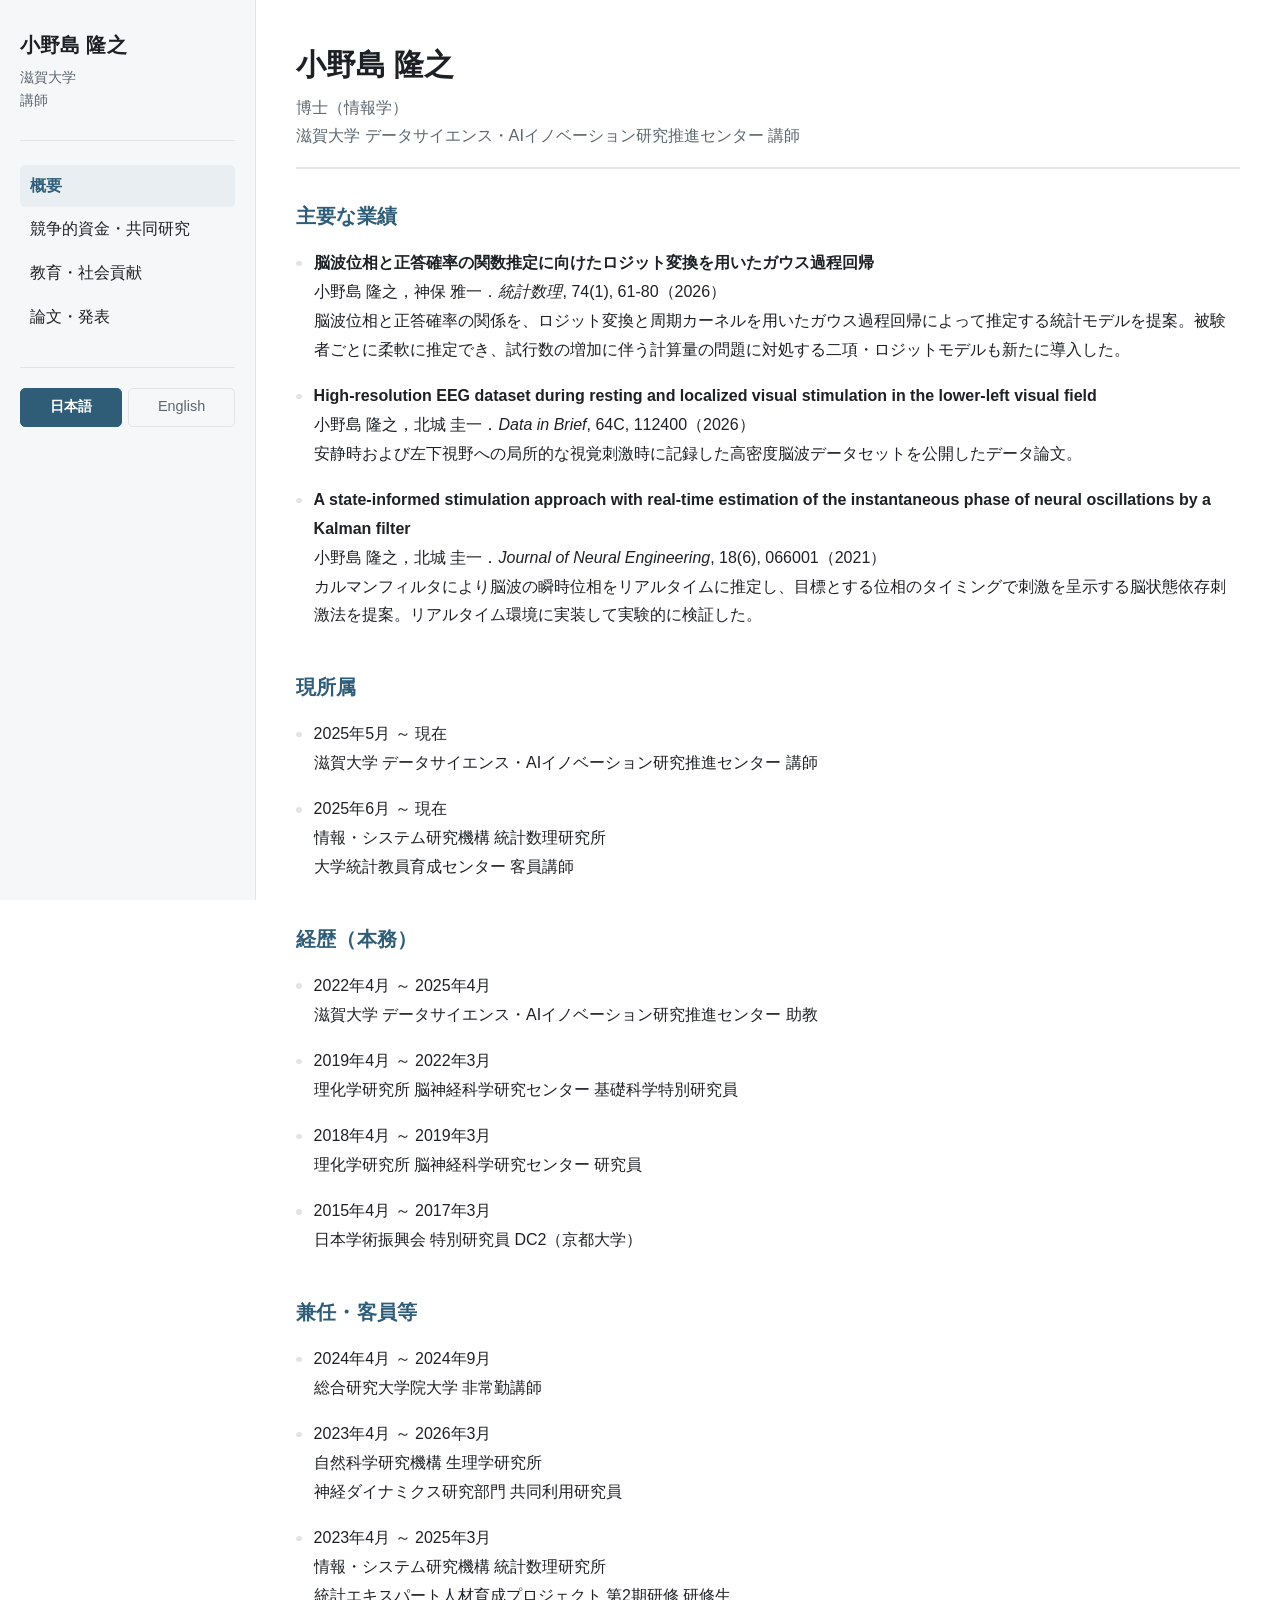
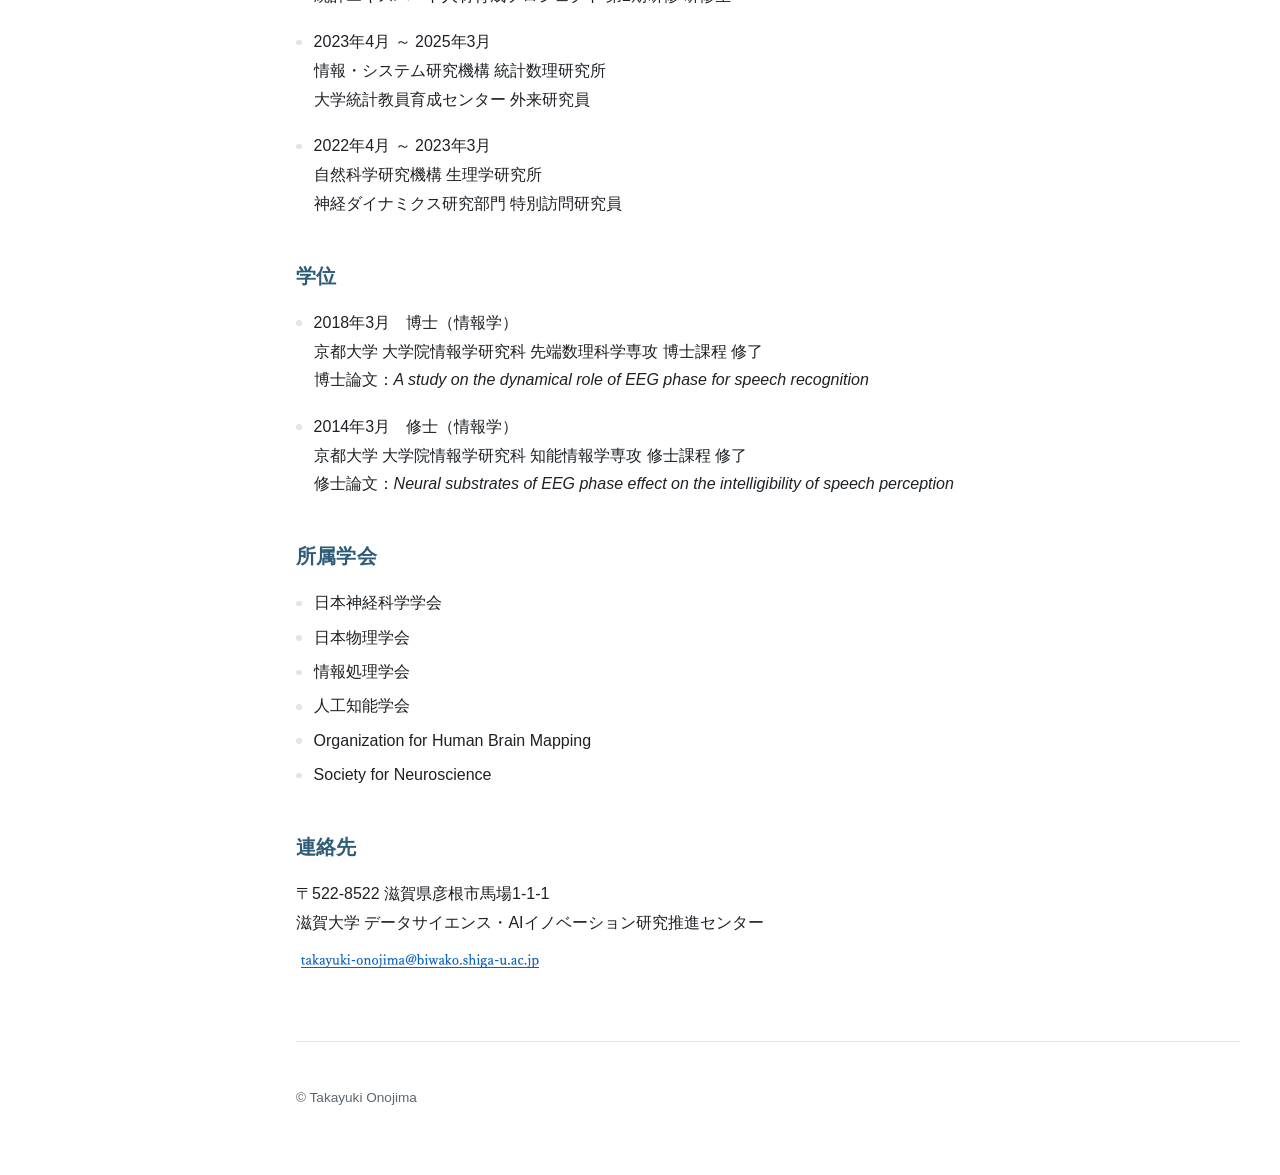
<file: index.html>
<!DOCTYPE html>
<html lang="ja" data-lang="ja">
<head>
    <meta charset="UTF-8">
    <meta name="viewport" content="width=device-width, initial-scale=1.0">
    <meta name="keywords" content="小野島隆之,小野島 隆之,小野島,Takayuki Onojima,Onojima">
    <meta name="google-site-verification" content="EtA8TTyKfZPZ3m_OFDU46QWYFH7Tq-NcifapMX1_S4w">

    <title>Takayuki Onojima</title>

    <link rel="stylesheet" href="mypage.css">
    <script>try{var l=localStorage.getItem('onojima-lang');if(l==='en'||l==='ja'){document.documentElement.setAttribute('data-lang',l);document.documentElement.setAttribute('lang',l);}}catch(e){}</script>
</head>

<body>
<div class="layout">

<aside class="sidebar">
    <div class="brand-name"><span class="lang-ja">小野島 隆之</span><span class="lang-en">Takayuki Onojima</span></div>
    <div class="brand-role">
        <span class="lang-ja">滋賀大学<br>講師</span>
        <span class="lang-en">Shiga University<br>Lecturer</span>
    </div>
    <nav>
        <a href="index.html" class="current"><span class="lang-ja">概要</span><span class="lang-en">About</span></a>
        <a href="research.html"><span class="lang-ja">競争的資金・共同研究</span><span class="lang-en">Funding &amp; Collaborations</span></a>
        <a href="teaching.html"><span class="lang-ja">教育・社会貢献</span><span class="lang-en">Teaching &amp; Outreach</span></a>
        <a href="publication.html"><span class="lang-ja">論文・発表</span><span class="lang-en">Publications</span></a>
    </nav>
    <div class="langswitch">
        <button type="button" data-set-lang="ja" aria-pressed="true">日本語</button>
        <button type="button" data-set-lang="en" aria-pressed="false">English</button>
    </div>
</aside>

<main>
    <h1 class="with-lead"><span class="lang-ja">小野島 隆之</span><span class="lang-en">Takayuki Onojima</span></h1>
    <p class="lead">
        <span class="lang-ja">博士（情報学）<br>滋賀大学 データサイエンス・AIイノベーション研究推進センター 講師</span>
        <span class="lang-en">Ph.D. in Informatics<br>Lecturer, Data Science and AI Innovation Research Promotion Center, Shiga University</span>
    </p>

    <h2><span class="lang-ja">主要な業績</span><span class="lang-en">Selected work</span></h2>
    <ul>
        <li>
            <span class="lang-ja"><b>脳波位相と正答確率の関数推定に向けたロジット変換を用いたガウス過程回帰</b><br>
            小野島 隆之，神保 雅一．<i>統計数理</i>, 74(1), 61-80（2026）<br>
            脳波位相と正答確率の関係を、ロジット変換と周期カーネルを用いたガウス過程回帰によって推定する統計モデルを提案。被験者ごとに柔軟に推定でき、試行数の増加に伴う計算量の問題に対処する二項・ロジットモデルも新たに導入した。</span>
            <span class="lang-en"><b>Gaussian Process Regression with a Logit Link to Estimate the Relationship between Neural Oscillatory Phase and the Probability of a Correct Response</b><br>
            Takayuki Onojima, Masakazu Jimbo. <i>Proceedings of the Institute of Statistical Mathematics</i>, 74(1), 61-80 (2026)<br>
            A statistical model that estimates the relationship between EEG phase and response accuracy by Gaussian process regression with a logit link and a periodic kernel, together with a binomial-logit formulation that keeps the computation tractable as the number of trials grows.</span>
        </li>
        <li>
            <span class="lang-ja"><b>High-resolution EEG dataset during resting and localized visual stimulation in the lower-left visual field</b><br>
            小野島 隆之，北城 圭一．<i>Data in Brief</i>, 64C, 112400（2026）<br>
            安静時および左下視野への局所的な視覚刺激時に記録した高密度脳波データセットを公開したデータ論文。</span>
            <span class="lang-en"><b>High-resolution EEG dataset during resting and localized visual stimulation in the lower-left visual field</b><br>
            Takayuki Onojima, Keiichi Kitajo. <i>Data in Brief</i>, 64C, 112400 (2026)<br>
            A data paper releasing a high-resolution EEG dataset recorded during rest and during localized visual stimulation in the lower-left visual field.</span>
        </li>
        <li>
            <span class="lang-ja"><b>A state-informed stimulation approach with real-time estimation of the instantaneous phase of neural oscillations by a Kalman filter</b><br>
            小野島 隆之，北城 圭一．<i>Journal of Neural Engineering</i>, 18(6), 066001（2021）<br>
            カルマンフィルタにより脳波の瞬時位相をリアルタイムに推定し、目標とする位相のタイミングで刺激を呈示する脳状態依存刺激法を提案。リアルタイム環境に実装して実験的に検証した。</span>
            <span class="lang-en"><b>A state-informed stimulation approach with real-time estimation of the instantaneous phase of neural oscillations by a Kalman filter</b><br>
            Takayuki Onojima, Keiichi Kitajo. <i>Journal of Neural Engineering</i>, 18(6), 066001 (2021)<br>
            A proposed brain-state-dependent stimulation method that estimates the instantaneous phase of neural oscillations in real time with a Kalman filter and delivers stimuli at a targeted phase, implemented and validated experimentally in a real-time setting.</span>
        </li>
    </ul>

    <h2><span class="lang-ja">現所属</span><span class="lang-en">Current Positions</span></h2>
    <ul>
        <li>
            <span class="lang-ja">2025年5月 ～ 現在<br>滋賀大学 データサイエンス・AIイノベーション研究推進センター 講師</span>
            <span class="lang-en">May 2025 – Present<br>Lecturer, Data Science and AI Innovation Research Promotion Center, Shiga University</span>
        </li>
        <li>
            <span class="lang-ja">2025年6月 ～ 現在<br>情報・システム研究機構 統計数理研究所<br>大学統計教員育成センター 客員講師</span>
            <span class="lang-en">June 2025 – Present<br>Visiting Lecturer, Center for University Statistics Education,<br>The Institute of Statistical Mathematics</span>
        </li>
    </ul>

    <h2><span class="lang-ja">経歴（本務）</span><span class="lang-en">Employment</span></h2>
    <ul>
        <li>
            <span class="lang-ja">2022年4月 ～ 2025年4月<br>滋賀大学 データサイエンス・AIイノベーション研究推進センター 助教</span>
            <span class="lang-en">April 2022 – April 2025<br>Assistant Professor, Data Science and AI Innovation Research Promotion Center, Shiga University</span>
        </li>
        <li>
            <span class="lang-ja">2019年4月 ～ 2022年3月<br>理化学研究所 脳神経科学研究センター 基礎科学特別研究員</span>
            <span class="lang-en">April 2019 – March 2022<br>Special Postdoctoral Researcher (SPDR), RIKEN Center for Brain Science</span>
        </li>
        <li>
            <span class="lang-ja">2018年4月 ～ 2019年3月<br>理化学研究所 脳神経科学研究センター 研究員</span>
            <span class="lang-en">April 2018 – March 2019<br>Postdoctoral Researcher, RIKEN Center for Brain Science</span>
        </li>
        <li>
            <span class="lang-ja">2015年4月 ～ 2017年3月<br>日本学術振興会 特別研究員 DC2（京都大学）</span>
            <span class="lang-en">April 2015 – March 2017<br>JSPS Research Fellow (DC2), Graduate School of Informatics, Kyoto University</span>
        </li>
    </ul>

    <h2><span class="lang-ja">兼任・客員等</span><span class="lang-en">Concurrent &amp; Visiting Appointments</span></h2>
    <ul>
        <li>
            <span class="lang-ja">2024年4月 ～ 2024年9月<br>総合研究大学院大学 非常勤講師</span>
            <span class="lang-en">April 2024 – September 2024<br>Adjunct Lecturer, The Graduate University for Advanced Studies (SOKENDAI)</span>
        </li>
        <li>
            <span class="lang-ja">2023年4月 ～ 2026年3月<br>自然科学研究機構 生理学研究所<br>神経ダイナミクス研究部門 共同利用研究員</span>
            <span class="lang-en">April 2023 – March 2026<br>Collaborative Researcher, Division of Neural Dynamics,<br>National Institute for Physiological Sciences</span>
        </li>
        <li>
            <span class="lang-ja">2023年4月 ～ 2025年3月<br>情報・システム研究機構 統計数理研究所<br>統計エキスパート人材育成プロジェクト 第2期研修 研修生</span>
            <span class="lang-en">April 2023 – March 2025<br>Trainee, Statistical Expert Human Resource Development Project (Phase II),<br>The Institute of Statistical Mathematics</span>
        </li>
        <li>
            <span class="lang-ja">2023年4月 ～ 2025年3月<br>情報・システム研究機構 統計数理研究所<br>大学統計教員育成センター 外来研究員</span>
            <span class="lang-en">April 2023 – March 2025<br>Visiting Researcher, Center for University Statistics Education,<br>The Institute of Statistical Mathematics</span>
        </li>
        <li>
            <span class="lang-ja">2022年4月 ～ 2023年3月<br>自然科学研究機構 生理学研究所<br>神経ダイナミクス研究部門 特別訪問研究員</span>
            <span class="lang-en">April 2022 – March 2023<br>Visiting Researcher, Division of Neural Dynamics,<br>National Institute for Physiological Sciences</span>
        </li>
    </ul>

    <h2><span class="lang-ja">学位</span><span class="lang-en">Education</span></h2>
    <ul>
        <li>
            <span class="lang-ja">2018年3月　博士（情報学）<br>京都大学 大学院情報学研究科 先端数理科学専攻 博士課程 修了<br>博士論文：<i>A study on the dynamical role of EEG phase for speech recognition</i></span>
            <span class="lang-en">March 2018　Ph.D. in Informatics<br>Graduate School of Informatics, Kyoto University<br>Doctoral thesis: <i>A study on the dynamical role of EEG phase for speech recognition</i></span>
        </li>
        <li>
            <span class="lang-ja">2014年3月　修士（情報学）<br>京都大学 大学院情報学研究科 知能情報学専攻 修士課程 修了<br>修士論文：<i>Neural substrates of EEG phase effect on the intelligibility of speech perception</i></span>
            <span class="lang-en">March 2014　M.Sc. in Informatics<br>Graduate School of Informatics, Kyoto University<br>Master's thesis: <i>Neural substrates of EEG phase effect on the intelligibility of speech perception</i></span>
        </li>
    </ul>

    <h2><span class="lang-ja">所属学会</span><span class="lang-en">Scientific Society Memberships</span></h2>
    <ul class="societies">
        <li><span class="lang-ja">日本神経科学学会</span><span class="lang-en">The Japan Neuroscience Society</span></li>
        <li><span class="lang-ja">日本物理学会</span><span class="lang-en">The Physical Society of Japan</span></li>
        <li><span class="lang-ja">情報処理学会</span><span class="lang-en">Information Processing Society of Japan</span></li>
        <li><span class="lang-ja">人工知能学会</span><span class="lang-en">The Japanese Society for Artificial Intelligence</span></li>
        <li>Organization for Human Brain Mapping</li>
        <li>Society for Neuroscience</li>
    </ul>

    <h2><span class="lang-ja">連絡先</span><span class="lang-en">Contact</span></h2>
    <div class="contact">
        <span class="lang-ja">〒522-8522 滋賀県彦根市馬場1-1-1<br>滋賀大学 データサイエンス・AIイノベーション研究推進センター</span>
        <span class="lang-en">1-1-1 Banba, Hikone, Shiga 522-8522, Japan<br>Data Science and AI Innovation Research Promotion Center, Shiga University</span>
        <br>
        <img src="mailaddress_shiga.jpg" alt="mail address">
    </div>

    <footer>
        <span class="lang-en">Some English titles are AI-assisted translations.</span>
        <br>&copy; Takayuki Onojima
    </footer>
</main>

</div>
<script src="lang.js"></script>
</body>
</html>
</file>
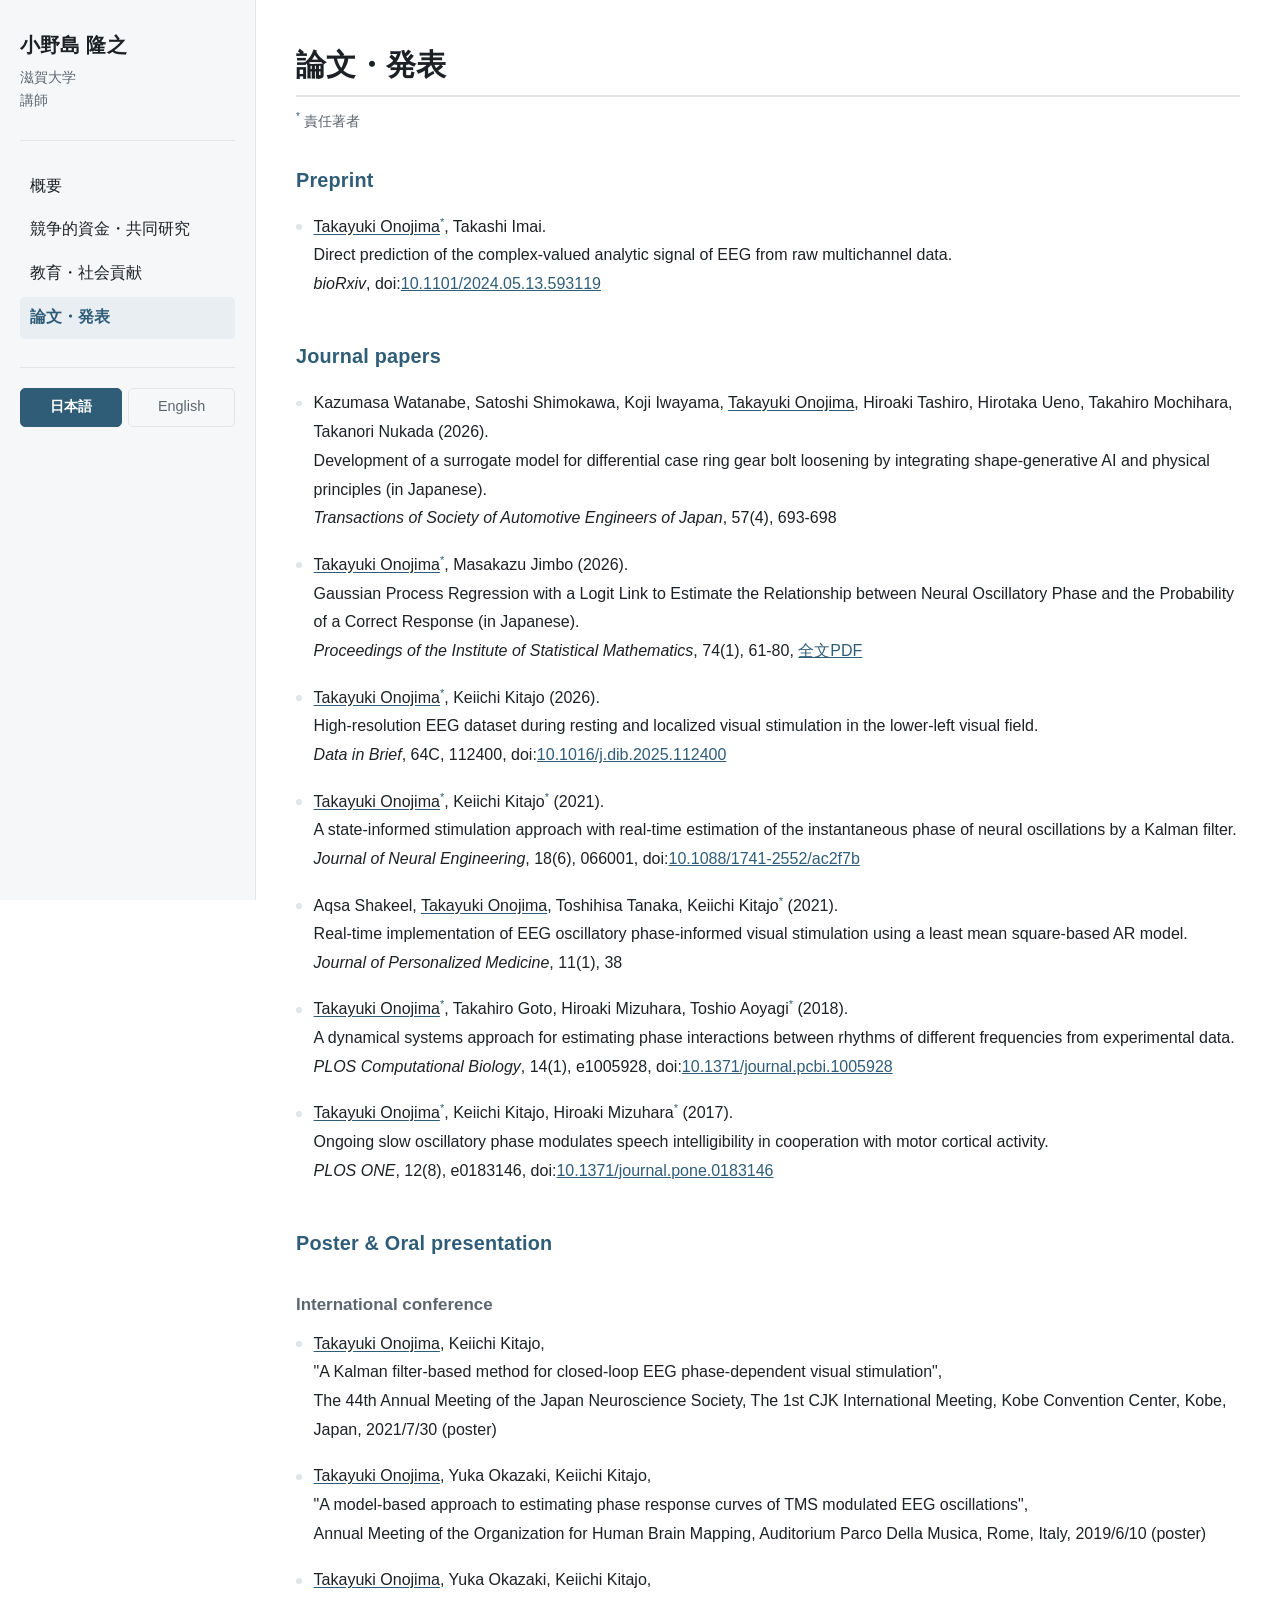
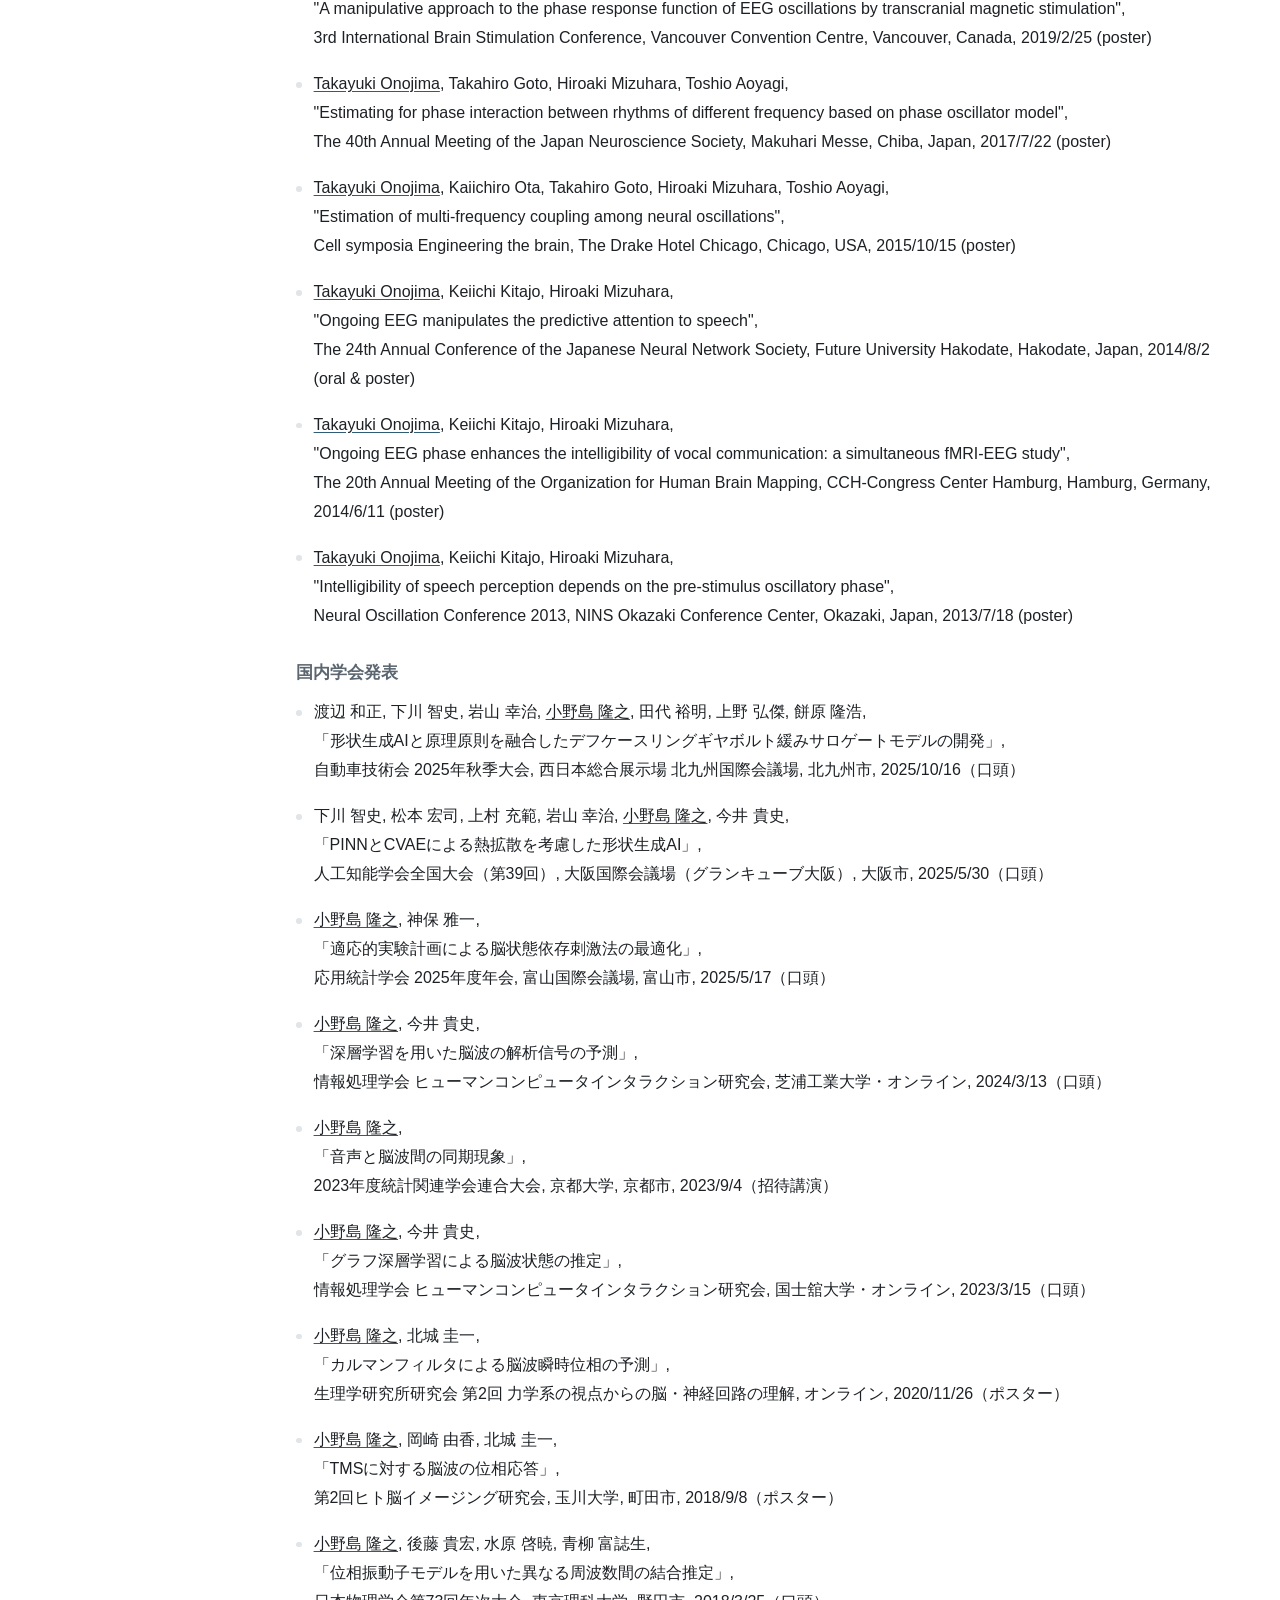
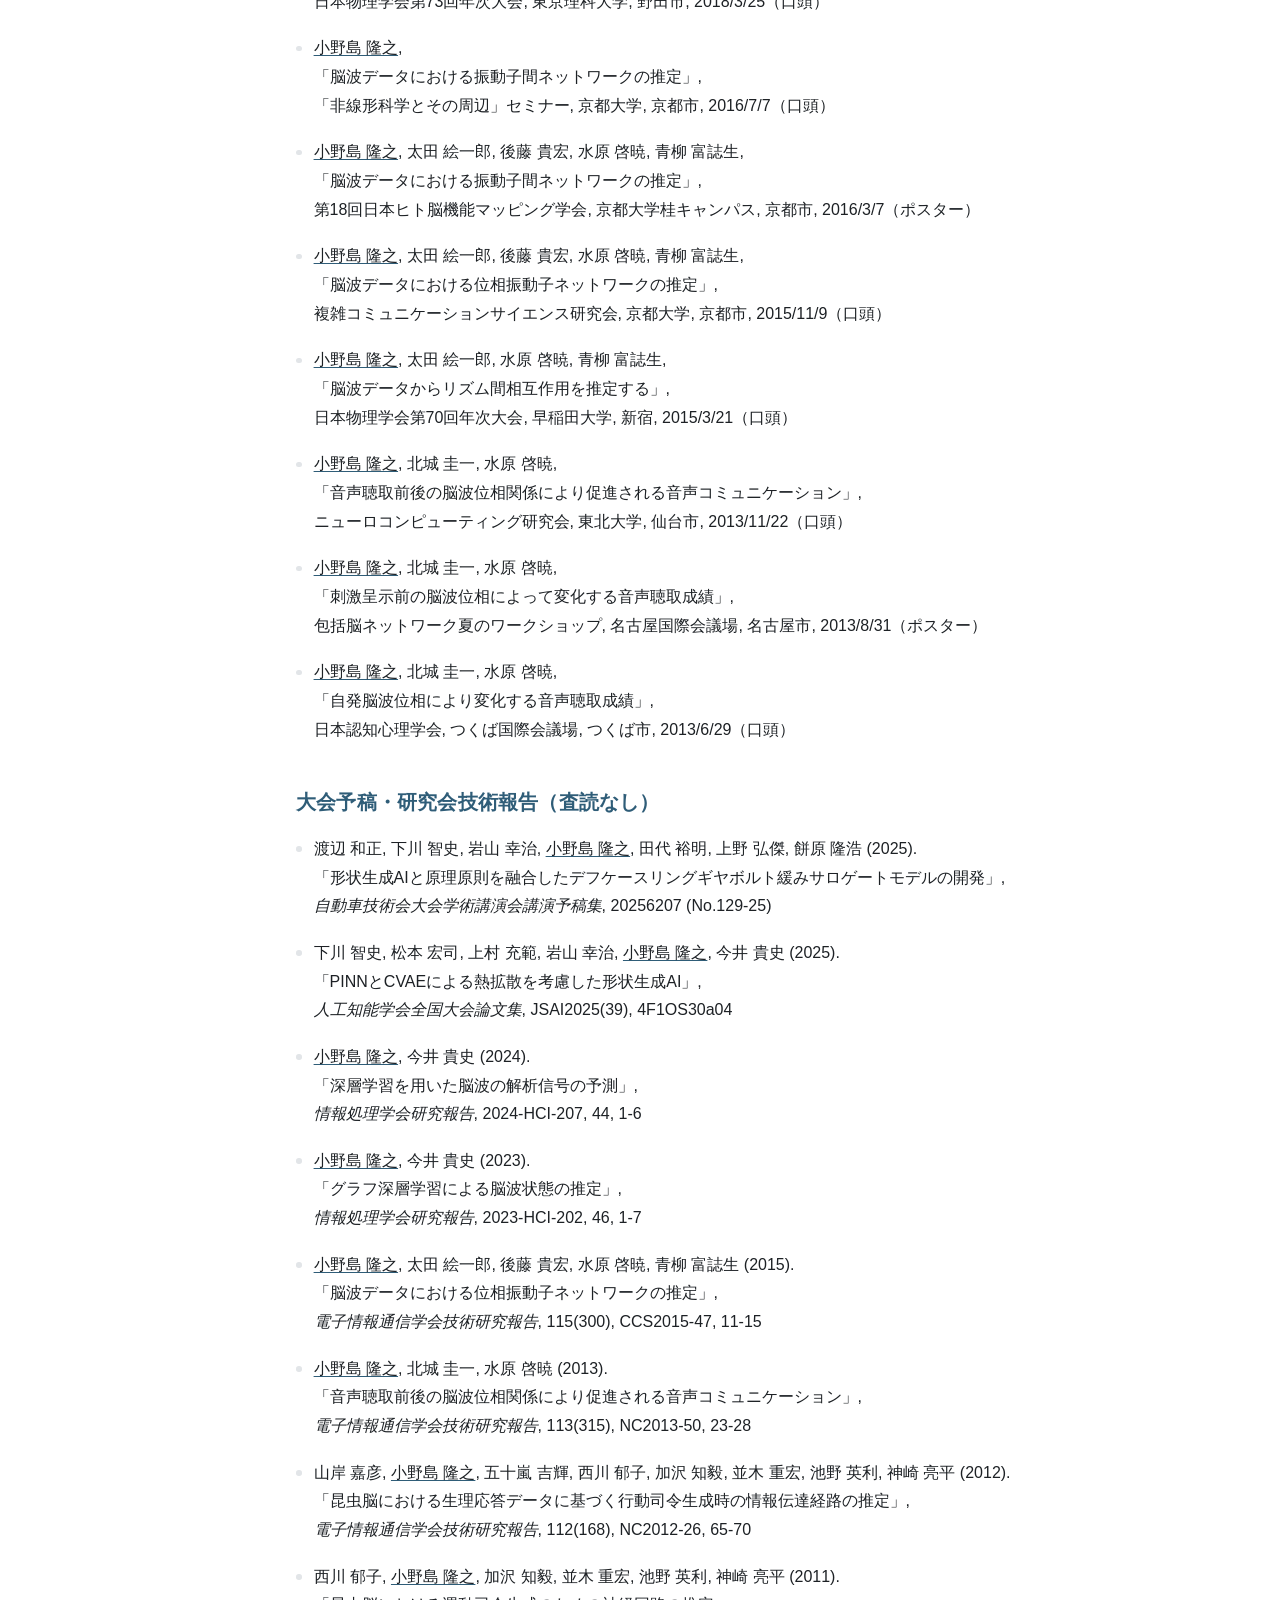
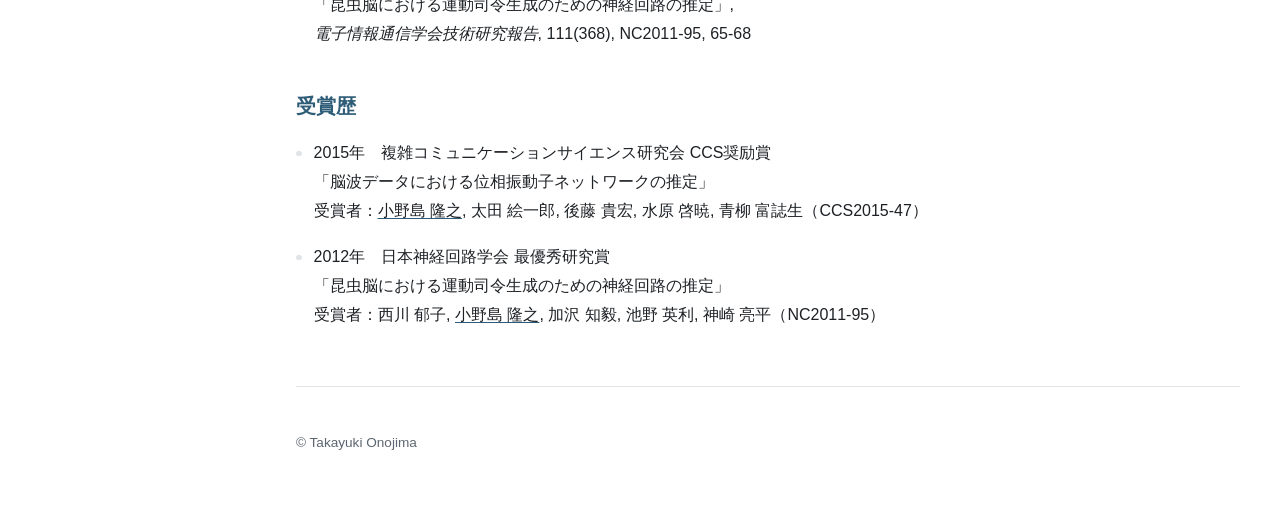
<file: publication.html>
<!DOCTYPE html>
<html lang="ja" data-lang="ja">
<head>
    <meta charset="UTF-8">
    <meta name="viewport" content="width=device-width, initial-scale=1.0">
    <title>Takayuki Onojima | Publications</title>

    <link rel="stylesheet" href="mypage.css">
    <script>try{var l=localStorage.getItem('onojima-lang');if(l==='en'||l==='ja'){document.documentElement.setAttribute('data-lang',l);document.documentElement.setAttribute('lang',l);}}catch(e){}</script>
</head>

<body>
<div class="layout">

<aside class="sidebar">
    <div class="brand-name"><span class="lang-ja">小野島 隆之</span><span class="lang-en">Takayuki Onojima</span></div>
    <div class="brand-role">
        <span class="lang-ja">滋賀大学<br>講師</span>
        <span class="lang-en">Shiga University<br>Lecturer</span>
    </div>
    <nav>
        <a href="index.html"><span class="lang-ja">概要</span><span class="lang-en">About</span></a>
        <a href="research.html"><span class="lang-ja">競争的資金・共同研究</span><span class="lang-en">Funding &amp; Collaborations</span></a>
        <a href="teaching.html"><span class="lang-ja">教育・社会貢献</span><span class="lang-en">Teaching &amp; Outreach</span></a>
        <a href="publication.html" class="current"><span class="lang-ja">論文・発表</span><span class="lang-en">Publications</span></a>
    </nav>
    <div class="langswitch">
        <button type="button" data-set-lang="ja" aria-pressed="true">日本語</button>
        <button type="button" data-set-lang="en" aria-pressed="false">English</button>
    </div>
</aside>

<main>
    <h1><span class="lang-ja">論文・発表</span><span class="lang-en">Publications</span></h1>
    <p class="note"><sup>*</sup><span class="lang-ja"> 責任著者</span><span class="lang-en"> Corresponding author</span></p>

    <h2>Preprint</h2>
    <ul>
        <li>
            <u>Takayuki Onojima</u><sup>*</sup>, Takashi Imai.<br>
            Direct prediction of the complex-valued analytic signal of EEG from raw multichannel data.<br>
            <i>bioRxiv</i>, doi:<a href="https://doi.org/10.1101/2024.05.13.593119">10.1101/2024.05.13.593119</a>
        </li>
    </ul>

    <h2>Journal papers</h2>
    <ul>
        <li>
            Kazumasa Watanabe, Satoshi Shimokawa, Koji Iwayama, <u>Takayuki Onojima</u>, Hiroaki Tashiro, Hirotaka Ueno, Takahiro Mochihara, Takanori Nukada (2026).<br>
            Development of a surrogate model for differential case ring gear bolt loosening by integrating shape-generative AI and physical principles (in Japanese).<br>
            <i>Transactions of Society of Automotive Engineers of Japan</i>, 57(4), 693-698
        </li>
        <li>
            <u>Takayuki Onojima</u><sup>*</sup>, Masakazu Jimbo (2026).<br>
            Gaussian Process Regression with a Logit Link to Estimate the Relationship between Neural Oscillatory Phase and the Probability of a Correct Response (in Japanese).<br>
            <i>Proceedings of the Institute of Statistical Mathematics</i>, 74(1), 61-80<span class="lang-ja">, <a href="https://www.ism.ac.jp/editsec/toukei/pdf/74-1-061.pdf">全文PDF</a></span><span class="lang-en">, <a href="https://www.ism.ac.jp/editsec/toukei/pdf/74-1-061.pdf">full text (PDF)</a></span>
        </li>
        <li>
            <u>Takayuki Onojima</u><sup>*</sup>, Keiichi Kitajo (2026).<br>
            High-resolution EEG dataset during resting and localized visual stimulation in the lower-left visual field.<br>
            <i>Data in Brief</i>, 64C, 112400, doi:<a href="https://doi.org/10.1016/j.dib.2025.112400">10.1016/j.dib.2025.112400</a>
        </li>
        <li>
            <u>Takayuki Onojima</u><sup>*</sup>, Keiichi Kitajo<sup>*</sup> (2021).<br>
            A state-informed stimulation approach with real-time estimation of the instantaneous phase of neural oscillations by a Kalman filter.<br>
            <i>Journal of Neural Engineering</i>, 18(6), 066001, doi:<a href="https://doi.org/10.1088/1741-2552/ac2f7b">10.1088/1741-2552/ac2f7b</a>
        </li>
        <li>
            Aqsa Shakeel, <u>Takayuki Onojima</u>, Toshihisa Tanaka, Keiichi Kitajo<sup>*</sup> (2021).<br>
            Real-time implementation of EEG oscillatory phase-informed visual stimulation using a least mean square-based AR model.<br>
            <i>Journal of Personalized Medicine</i>, 11(1), 38
        </li>
        <li>
            <u>Takayuki Onojima</u><sup>*</sup>, Takahiro Goto, Hiroaki Mizuhara, Toshio Aoyagi<sup>*</sup> (2018).<br>
            A dynamical systems approach for estimating phase interactions between rhythms of different frequencies from experimental data.<br>
            <i>PLOS Computational Biology</i>, 14(1), e1005928, doi:<a href="https://doi.org/10.1371/journal.pcbi.1005928">10.1371/journal.pcbi.1005928</a>
        </li>
        <li>
            <u>Takayuki Onojima</u><sup>*</sup>, Keiichi Kitajo, Hiroaki Mizuhara<sup>*</sup> (2017).<br>
            Ongoing slow oscillatory phase modulates speech intelligibility in cooperation with motor cortical activity.<br>
            <i>PLOS ONE</i>, 12(8), e0183146, doi:<a href="https://doi.org/10.1371/journal.pone.0183146">10.1371/journal.pone.0183146</a>
        </li>
    </ul>

    <h2>Poster &amp; Oral presentation</h2>

    <h3>International conference</h3>
    <ul>
        <li>
            <u>Takayuki Onojima</u>, Keiichi Kitajo,<br>
            "A Kalman filter-based method for closed-loop EEG phase-dependent visual stimulation",<br>
            The 44th Annual Meeting of the Japan Neuroscience Society, The 1st CJK International Meeting, Kobe Convention Center, Kobe, Japan, 2021/7/30 (poster)
        </li>
        <li>
            <u>Takayuki Onojima</u>, Yuka Okazaki, Keiichi Kitajo,<br>
            "A model-based approach to estimating phase response curves of TMS modulated EEG oscillations",<br>
            Annual Meeting of the Organization for Human Brain Mapping, Auditorium Parco Della Musica, Rome, Italy, 2019/6/10 (poster)
        </li>
        <li>
            <u>Takayuki Onojima</u>, Yuka Okazaki, Keiichi Kitajo,<br>
            "A manipulative approach to the phase response function of EEG oscillations by transcranial magnetic stimulation",<br>
            3rd International Brain Stimulation Conference, Vancouver Convention Centre, Vancouver, Canada, 2019/2/25 (poster)
        </li>
        <li>
            <u>Takayuki Onojima</u>, Takahiro Goto, Hiroaki Mizuhara, Toshio Aoyagi,<br>
            "Estimating for phase interaction between rhythms of different frequency based on phase oscillator model",<br>
            The 40th Annual Meeting of the Japan Neuroscience Society, Makuhari Messe, Chiba, Japan, 2017/7/22 (poster)
        </li>
        <li>
            <u>Takayuki Onojima</u>, Kaiichiro Ota, Takahiro Goto, Hiroaki Mizuhara, Toshio Aoyagi,<br>
            "Estimation of multi-frequency coupling among neural oscillations",<br>
            Cell symposia Engineering the brain, The Drake Hotel Chicago, Chicago, USA, 2015/10/15 (poster)
        </li>
        <li>
            <u>Takayuki Onojima</u>, Keiichi Kitajo, Hiroaki Mizuhara,<br>
            "Ongoing EEG manipulates the predictive attention to speech",<br>
            The 24th Annual Conference of the Japanese Neural Network Society, Future University Hakodate, Hakodate, Japan, 2014/8/2 (oral &amp; poster)
        </li>
        <li>
            <u>Takayuki Onojima</u>, Keiichi Kitajo, Hiroaki Mizuhara,<br>
            "Ongoing EEG phase enhances the intelligibility of vocal communication: a simultaneous fMRI-EEG study",<br>
            The 20th Annual Meeting of the Organization for Human Brain Mapping, CCH-Congress Center Hamburg, Hamburg, Germany, 2014/6/11 (poster)
        </li>
        <li>
            <u>Takayuki Onojima</u>, Keiichi Kitajo, Hiroaki Mizuhara,<br>
            "Intelligibility of speech perception depends on the pre-stimulus oscillatory phase",<br>
            Neural Oscillation Conference 2013, NINS Okazaki Conference Center, Okazaki, Japan, 2013/7/18 (poster)
        </li>
    </ul>

    <h3><span class="lang-ja">国内学会発表</span><span class="lang-en">Domestic conference</span></h3>
    <ul>
        <li>
            <span class="lang-ja">渡辺 和正, 下川 智史, 岩山 幸治, <u>小野島 隆之</u>, 田代 裕明, 上野 弘傑, 餅原 隆浩,<br>「形状生成AIと原理原則を融合したデフケースリングギヤボルト緩みサロゲートモデルの開発」,<br>自動車技術会 2025年秋季大会, 西日本総合展示場 北九州国際会議場, 北九州市, 2025/10/16（口頭）</span>
            <span class="lang-en">Kazumasa Watanabe, Satoshi Shimokawa, Koji Iwayama, <u>Takayuki Onojima</u>, Hiroaki Tashiro, Hirotaka Ueno, Takahiro Mochihara,<br>"Development of a surrogate model for differential case ring gear bolt loosening by integrating shape-generative AI and physical principles",<br>JSAE 2025 Autumn Congress, Kitakyushu International Conference Center, Kitakyushu, Japan, 2025/10/16 (oral)</span>
        </li>
        <li>
            <span class="lang-ja">下川 智史, 松本 宏司, 上村 充範, 岩山 幸治, <u>小野島 隆之</u>, 今井 貴史,<br>「PINNとCVAEによる熱拡散を考慮した形状生成AI」,<br>人工知能学会全国大会（第39回）, 大阪国際会議場（グランキューブ大阪）, 大阪市, 2025/5/30（口頭）</span>
            <span class="lang-en">Satoshi Shimokawa, Koji Matsumoto, Mitsunori Uemura, Koji Iwayama, <u>Takayuki Onojima</u>, Takashi Imai,<br>"Shape-generative AI accounting for thermal diffusion using PINN and CVAE",<br>The 39th Annual Conference of JSAI, Osaka International Convention Center, Osaka, Japan, 2025/5/30 (oral)</span>
        </li>
        <li>
            <span class="lang-ja"><u>小野島 隆之</u>, 神保 雅一,<br>「適応的実験計画による脳状態依存刺激法の最適化」,<br>応用統計学会 2025年度年会, 富山国際会議場, 富山市, 2025/5/17（口頭）</span>
            <span class="lang-en"><u>Takayuki Onojima</u>, Masakazu Jimbo,<br>"Optimization of brain-state-dependent stimulation by adaptive experimental design",<br>2025 Annual Meeting of the Japanese Society of Applied Statistics, Toyama International Conference Center, Toyama, Japan, 2025/5/17 (oral)</span>
        </li>
        <li>
            <span class="lang-ja"><u>小野島 隆之</u>, 今井 貴史,<br>「深層学習を用いた脳波の解析信号の予測」,<br>情報処理学会 ヒューマンコンピュータインタラクション研究会, 芝浦工業大学・オンライン, 2024/3/13（口頭）</span>
            <span class="lang-en"><u>Takayuki Onojima</u>, Takashi Imai,<br>"Deep neural network-based estimation of analytic signals for neural oscillations",<br>IPSJ SIG Human-Computer Interaction, Shibaura Institute of Technology and online, 2024/3/13 (oral)</span>
        </li>
        <li>
            <span class="lang-ja"><u>小野島 隆之</u>,<br>「音声と脳波間の同期現象」,<br>2023年度統計関連学会連合大会, 京都大学, 京都市, 2023/9/4（招待講演）</span>
            <span class="lang-en"><u>Takayuki Onojima</u>,<br>"Synchronization between speech envelope and neural oscillation",<br>Japanese Joint Statistical Meeting 2023, Kyoto University, Kyoto, Japan, 2023/9/4 (oral &amp; invited)</span>
        </li>
        <li>
            <span class="lang-ja"><u>小野島 隆之</u>, 今井 貴史,<br>「グラフ深層学習による脳波状態の推定」,<br>情報処理学会 ヒューマンコンピュータインタラクション研究会, 国士舘大学・オンライン, 2023/3/15（口頭）</span>
            <span class="lang-en"><u>Takayuki Onojima</u>, Takashi Imai,<br>"Graph deep learning for estimating the state of neural oscillations",<br>IPSJ SIG Human-Computer Interaction, Kokushikan University and online, 2023/3/15 (oral)</span>
        </li>
        <li>
            <span class="lang-ja"><u>小野島 隆之</u>, 北城 圭一,<br>「カルマンフィルタによる脳波瞬時位相の予測」,<br>生理学研究所研究会 第2回 力学系の視点からの脳・神経回路の理解, オンライン, 2020/11/26（ポスター）</span>
            <span class="lang-en"><u>Takayuki Onojima</u>, Keiichi Kitajo,<br>"Prediction of instantaneous EEG phase by a Kalman filter",<br>NIPS Research Meeting: Understanding of the Brain and Neural Circuits from the Viewpoint of Dynamical Systems (2nd), online, 2020/11/26 (poster)</span>
        </li>
        <li>
            <span class="lang-ja"><u>小野島 隆之</u>, 岡崎 由香, 北城 圭一,<br>「TMSに対する脳波の位相応答」,<br>第2回ヒト脳イメージング研究会, 玉川大学, 町田市, 2018/9/8（ポスター）</span>
            <span class="lang-en"><u>Takayuki Onojima</u>, Yuka Okazaki, Keiichi Kitajo,<br>"Phase response of EEG data induced by transcranial magnetic stimulation",<br>2nd Japanese Meeting for Human Brain Imaging, Tamagawa University, Machida, Japan, 2018/9/8 (poster)</span>
        </li>
        <li>
            <span class="lang-ja"><u>小野島 隆之</u>, 後藤 貴宏, 水原 啓暁, 青柳 富誌生,<br>「位相振動子モデルを用いた異なる周波数間の結合推定」,<br>日本物理学会第73回年次大会, 東京理科大学, 野田市, 2018/3/25（口頭）</span>
            <span class="lang-en"><u>Takayuki Onojima</u>, Takahiro Goto, Hiroaki Mizuhara, Toshio Aoyagi,<br>"Estimating for phase interaction between rhythms of different frequency based on phase oscillator model",<br>The 73rd Annual Meeting of the Physical Society of Japan, Tokyo University of Science, Noda, Japan, 2018/3/25 (oral)</span>
        </li>
        <li>
            <span class="lang-ja"><u>小野島 隆之</u>,<br>「脳波データにおける振動子間ネットワークの推定」,<br>「非線形科学とその周辺」セミナー, 京都大学, 京都市, 2016/7/7（口頭）</span>
            <span class="lang-en"><u>Takayuki Onojima</u>,<br>"Estimation of oscillator networks from EEG data",<br>Seminar on Nonlinear Science and Related Topics, Kyoto University, Kyoto, Japan, 2016/7/7 (oral)</span>
        </li>
        <li>
            <span class="lang-ja"><u>小野島 隆之</u>, 太田 絵一郎, 後藤 貴宏, 水原 啓暁, 青柳 富誌生,<br>「脳波データにおける振動子間ネットワークの推定」,<br>第18回日本ヒト脳機能マッピング学会, 京都大学桂キャンパス, 京都市, 2016/3/7（ポスター）</span>
            <span class="lang-en"><u>Takayuki Onojima</u>, Kaiichiro Ota, Takahiro Goto, Hiroaki Mizuhara, Toshio Aoyagi,<br>"Estimation of oscillator networks from EEG data",<br>The 18th Congress of the Japan Human Brain Mapping Society, Katsura Campus, Kyoto University, Kyoto, Japan, 2016/3/7 (poster)</span>
        </li>
        <li>
            <span class="lang-ja"><u>小野島 隆之</u>, 太田 絵一郎, 後藤 貴宏, 水原 啓暁, 青柳 富誌生,<br>「脳波データにおける位相振動子ネットワークの推定」,<br>複雑コミュニケーションサイエンス研究会, 京都大学, 京都市, 2015/11/9（口頭）</span>
            <span class="lang-en"><u>Takayuki Onojima</u>, Kaiichiro Ota, Takahiro Goto, Hiroaki Mizuhara, Toshio Aoyagi,<br>"Estimation of phase oscillator network for EEG data",<br>IEICE Technical Committee on Complex Communication Sciences, Kyoto University, Kyoto, Japan, 2015/11/9 (oral)</span>
        </li>
        <li>
            <span class="lang-ja"><u>小野島 隆之</u>, 太田 絵一郎, 水原 啓暁, 青柳 富誌生,<br>「脳波データからリズム間相互作用を推定する」,<br>日本物理学会第70回年次大会, 早稲田大学, 新宿, 2015/3/21（口頭）</span>
            <span class="lang-en"><u>Takayuki Onojima</u>, Kaiichiro Ota, Hiroaki Mizuhara, Toshio Aoyagi,<br>"Estimation of interaction functions in neural oscillator networks from EEG data",<br>The 70th Annual Meeting of the Physical Society of Japan, Waseda University, Shinjuku, Japan, 2015/3/21 (oral)</span>
        </li>
        <li>
            <span class="lang-ja"><u>小野島 隆之</u>, 北城 圭一, 水原 啓暁,<br>「音声聴取前後の脳波位相関係により促進される音声コミュニケーション」,<br>ニューロコンピューティング研究会, 東北大学, 仙台市, 2013/11/22（口頭）</span>
            <span class="lang-en"><u>Takayuki Onojima</u>, Keiichi Kitajo, Hiroaki Mizuhara,<br>"Interplay of pre- and post-stimulus EEG phase enhances human vocal communication",<br>IEICE Technical Committee on Neurocomputing, Tohoku University, Sendai, Japan, 2013/11/22 (oral)</span>
        </li>
        <li>
            <span class="lang-ja"><u>小野島 隆之</u>, 北城 圭一, 水原 啓暁,<br>「刺激呈示前の脳波位相によって変化する音声聴取成績」,<br>包括脳ネットワーク夏のワークショップ, 名古屋国際会議場, 名古屋市, 2013/8/31（ポスター）</span>
            <span class="lang-en"><u>Takayuki Onojima</u>, Keiichi Kitajo, Hiroaki Mizuhara,<br>"Speech intelligibility varies with the pre-stimulus EEG phase",<br>Comprehensive Brain Science Network Summer Workshop 2013, Nagoya Congress Center, Nagoya, Japan, 2013/8/31 (poster)</span>
        </li>
        <li>
            <span class="lang-ja"><u>小野島 隆之</u>, 北城 圭一, 水原 啓暁,<br>「自発脳波位相により変化する音声聴取成績」,<br>日本認知心理学会, つくば国際会議場, つくば市, 2013/6/29（口頭）</span>
            <span class="lang-en"><u>Takayuki Onojima</u>, Keiichi Kitajo, Hiroaki Mizuhara,<br>"Ongoing EEG phase modulates the intelligibility of speech perception",<br>The Japanese Society for Cognitive Psychology, Tsukuba International Congress Center, Tsukuba, Japan, 2013/6/29 (oral)</span>
        </li>
    </ul>

    <h2><span class="lang-ja">大会予稿・研究会技術報告（査読なし）</span><span class="lang-en">Non-refereed proceedings &amp; technical reports</span></h2>
    <ul>
        <li>
            <span class="lang-ja">渡辺 和正, 下川 智史, 岩山 幸治, <u>小野島 隆之</u>, 田代 裕明, 上野 弘傑, 餅原 隆浩 (2025).<br>「形状生成AIと原理原則を融合したデフケースリングギヤボルト緩みサロゲートモデルの開発」,<br><i>自動車技術会大会学術講演会講演予稿集</i>, 20256207 (No.129-25)</span>
            <span class="lang-en">Kazumasa Watanabe, Satoshi Shimokawa, Koji Iwayama, <u>Takayuki Onojima</u>, Hiroaki Tashiro, Hirotaka Ueno, Takahiro Mochihara (2025).<br>Development of a surrogate model for differential case ring gear bolt loosening by integrating shape-generative AI and physical principles.<br><i>Proceedings of the JSAE Annual Congress</i>, 20256207 (No.129-25)</span>
        </li>
        <li>
            <span class="lang-ja">下川 智史, 松本 宏司, 上村 充範, 岩山 幸治, <u>小野島 隆之</u>, 今井 貴史 (2025).<br>「PINNとCVAEによる熱拡散を考慮した形状生成AI」,<br><i>人工知能学会全国大会論文集</i>, JSAI2025(39), 4F1OS30a04</span>
            <span class="lang-en">Satoshi Shimokawa, Koji Matsumoto, Mitsunori Uemura, Koji Iwayama, <u>Takayuki Onojima</u>, Takashi Imai (2025).<br>Shape-generative AI accounting for thermal diffusion using PINN and CVAE.<br><i>Proceedings of the Annual Conference of JSAI</i>, JSAI2025(39), 4F1OS30a04</span>
        </li>
        <li>
            <span class="lang-ja"><u>小野島 隆之</u>, 今井 貴史 (2024).<br>「深層学習を用いた脳波の解析信号の予測」,<br><i>情報処理学会研究報告</i>, 2024-HCI-207, 44, 1-6</span>
            <span class="lang-en"><u>Takayuki Onojima</u>, Takashi Imai (2024).<br>Deep neural network-based estimation of analytic signals for neural oscillations.<br><i>IPSJ SIG Technical Reports</i>, 2024-HCI-207, 44, 1-6</span>
        </li>
        <li>
            <span class="lang-ja"><u>小野島 隆之</u>, 今井 貴史 (2023).<br>「グラフ深層学習による脳波状態の推定」,<br><i>情報処理学会研究報告</i>, 2023-HCI-202, 46, 1-7</span>
            <span class="lang-en"><u>Takayuki Onojima</u>, Takashi Imai (2023).<br>Graph deep learning for estimating the state of neural oscillations.<br><i>IPSJ SIG Technical Reports</i>, 2023-HCI-202, 46, 1-7</span>
        </li>
        <li>
            <span class="lang-ja"><u>小野島 隆之</u>, 太田 絵一郎, 後藤 貴宏, 水原 啓暁, 青柳 富誌生 (2015).<br>「脳波データにおける位相振動子ネットワークの推定」,<br><i>電子情報通信学会技術研究報告</i>, 115(300), CCS2015-47, 11-15</span>
            <span class="lang-en"><u>Takayuki Onojima</u>, Kaiichiro Ota, Takahiro Goto, Hiroaki Mizuhara, Toshio Aoyagi (2015).<br>Estimation of phase oscillator network for EEG data.<br><i>IEICE Technical Report</i>, 115(300), CCS2015-47, 11-15</span>
        </li>
        <li>
            <span class="lang-ja"><u>小野島 隆之</u>, 北城 圭一, 水原 啓暁 (2013).<br>「音声聴取前後の脳波位相関係により促進される音声コミュニケーション」,<br><i>電子情報通信学会技術研究報告</i>, 113(315), NC2013-50, 23-28</span>
            <span class="lang-en"><u>Takayuki Onojima</u>, Keiichi Kitajo, Hiroaki Mizuhara (2013).<br>Interplay of pre- and post-stimulus EEG phase enhances human vocal communication.<br><i>IEICE Technical Report</i>, 113(315), NC2013-50, 23-28</span>
        </li>
        <li>
            <span class="lang-ja">山岸 嘉彦, <u>小野島 隆之</u>, 五十嵐 吉輝, 西川 郁子, 加沢 知毅, 並木 重宏, 池野 英利, 神崎 亮平 (2012).<br>「昆虫脳における生理応答データに基づく行動司令生成時の情報伝達経路の推定」,<br><i>電子情報通信学会技術研究報告</i>, 112(168), NC2012-26, 65-70</span>
            <span class="lang-en">Yoshihiko Yamagishi, <u>Takayuki Onojima</u>, Yoshiki Igarashi, Ikuko Nishikawa, Tomoki Kazawa, Shigehiro Namiki, Hidetoshi Ikeno, Ryohei Kanzaki (2012).<br>Estimation of the information pathway for a motor command generation in an insect brain based on the physiological response data.<br><i>IEICE Technical Report</i>, 112(168), NC2012-26, 65-70</span>
        </li>
        <li>
            <span class="lang-ja">西川 郁子, <u>小野島 隆之</u>, 加沢 知毅, 並木 重宏, 池野 英利, 神崎 亮平 (2011).<br>「昆虫脳における運動司令生成のための神経回路の推定」,<br><i>電子情報通信学会技術研究報告</i>, 111(368), NC2011-95, 65-68</span>
            <span class="lang-en">Ikuko Nishikawa, <u>Takayuki Onojima</u>, Tomoki Kazawa, Shigehiro Namiki, Hidetoshi Ikeno, Ryohei Kanzaki (2011).<br>Estimation of the neural circuit for the command generation in an insect brain.<br><i>IEICE Technical Report</i>, 111(368), NC2011-95, 65-68</span>
        </li>
    </ul>

    <h2><span class="lang-ja">受賞歴</span><span class="lang-en">Awards</span></h2>
    <ul>
        <li>
            <span class="lang-ja">2015年　複雑コミュニケーションサイエンス研究会 CCS奨励賞<br>「脳波データにおける位相振動子ネットワークの推定」<br>受賞者：<u>小野島 隆之</u>, 太田 絵一郎, 後藤 貴宏, 水原 啓暁, 青柳 富誌生（CCS2015-47）</span>
            <span class="lang-en">2015, CCS Encouragement Award, IEICE Technical Committee on Complex Communication Sciences<br>"Estimation of phase oscillator network for EEG data"<br>Recipients: <u>Takayuki Onojima</u>, Kaiichiro Ota, Takahiro Goto, Hiroaki Mizuhara, Toshio Aoyagi (CCS2015-47)</span>
        </li>
        <li>
            <span class="lang-ja">2012年　日本神経回路学会 最優秀研究賞<br>「昆虫脳における運動司令生成のための神経回路の推定」<br>受賞者：西川 郁子, <u>小野島 隆之</u>, 加沢 知毅, 池野 英利, 神崎 亮平（NC2011-95）</span>
            <span class="lang-en">2012, Excellent Research Award, Japanese Neural Network Society<br>"Estimation of the neural circuit for the command generation in an insect brain"<br>Recipients: Ikuko Nishikawa, <u>Takayuki Onojima</u>, Tomoki Kazawa, Hidetoshi Ikeno, Ryohei Kanzaki (NC2011-95)</span>
        </li>
    </ul>

    <footer>
        <span class="lang-en">Some English titles are AI-assisted translations.</span>
        <br>&copy; Takayuki Onojima
    </footer>
</main>

</div>
<script src="lang.js"></script>
</body>
</html>
</file>
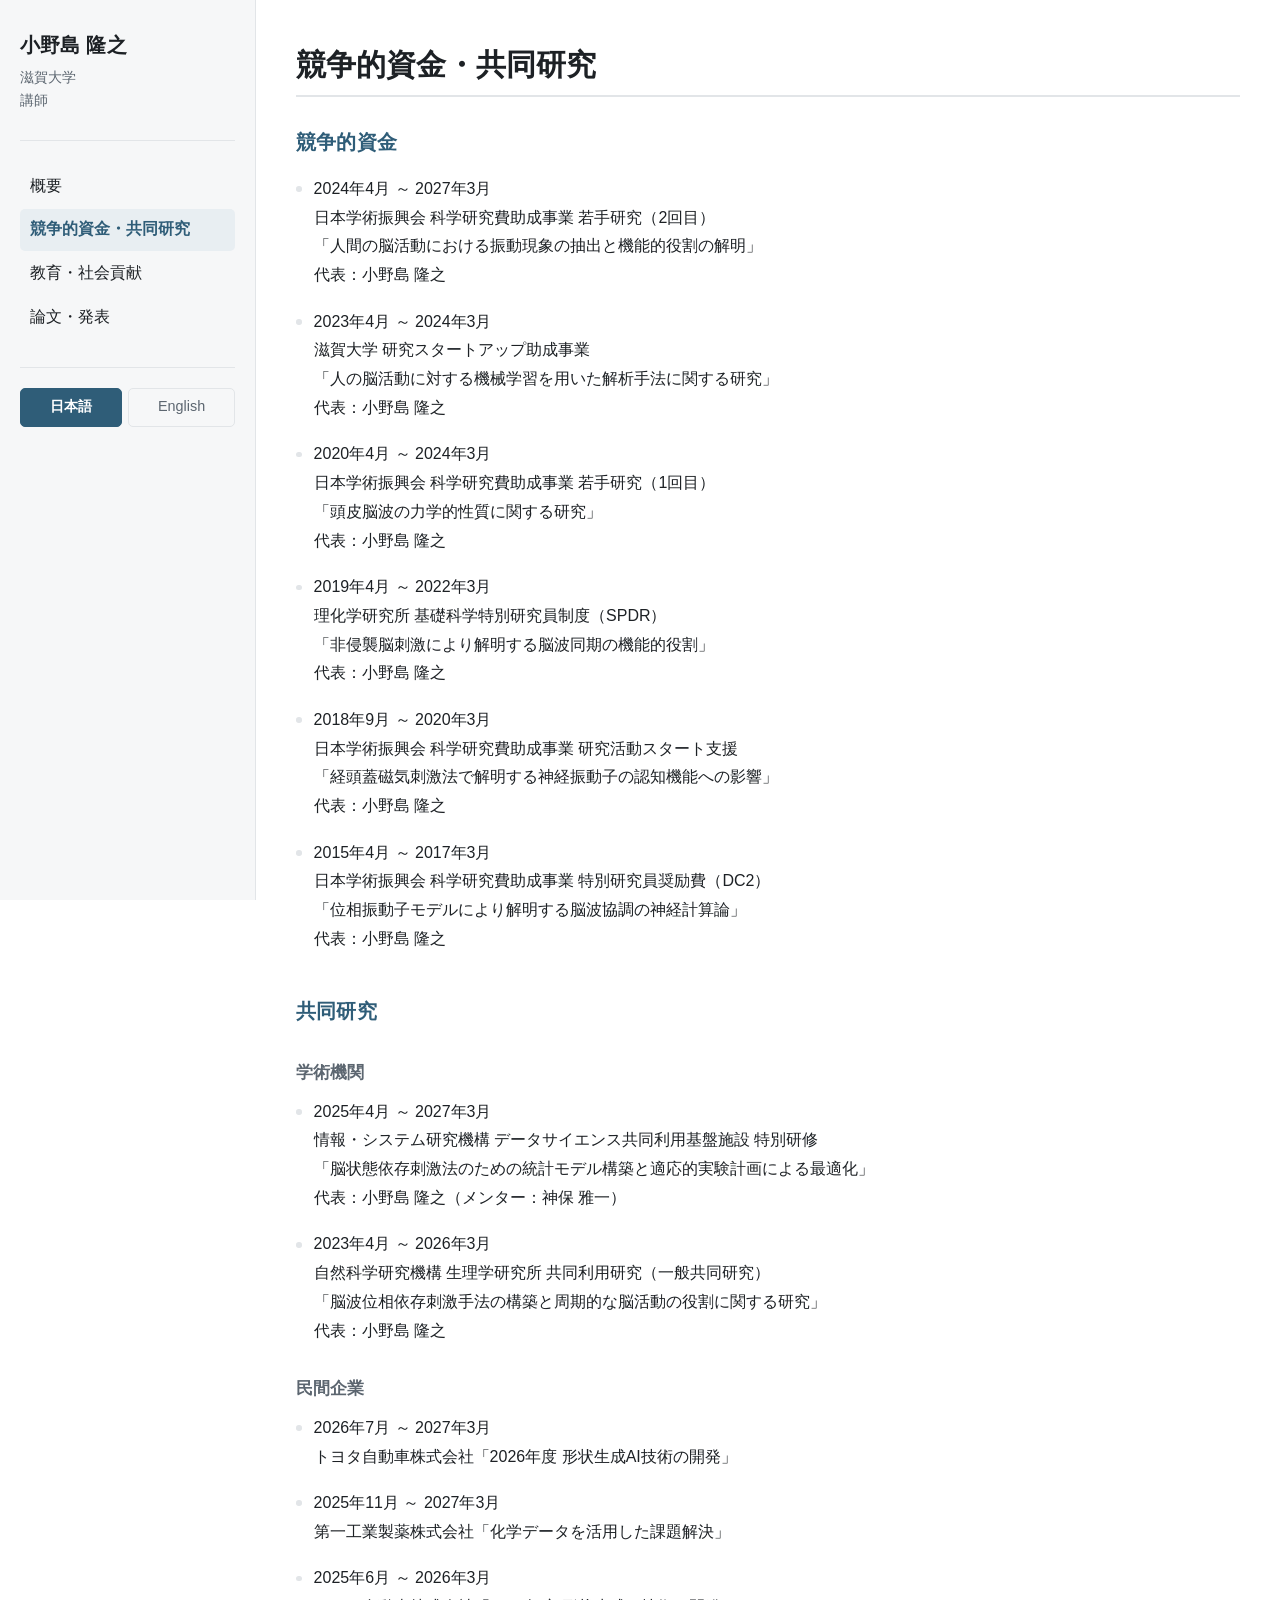
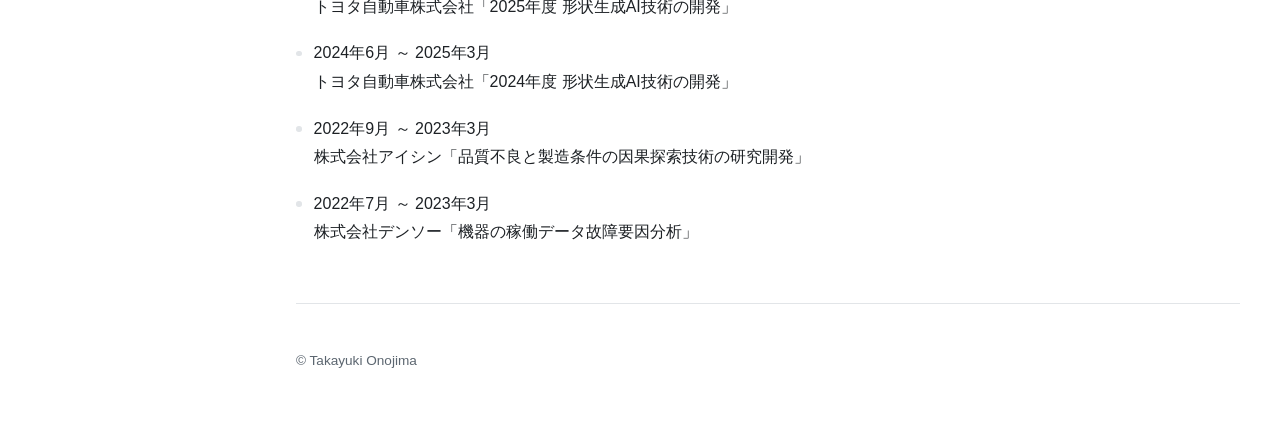
<file: research.html>
<!DOCTYPE html>
<html lang="ja" data-lang="ja">
<head>
    <meta charset="UTF-8">
    <meta name="viewport" content="width=device-width, initial-scale=1.0">
    <title>Takayuki Onojima | Research &amp; Funding</title>

    <link rel="stylesheet" href="mypage.css">
    <script>try{var l=localStorage.getItem('onojima-lang');if(l==='en'||l==='ja'){document.documentElement.setAttribute('data-lang',l);document.documentElement.setAttribute('lang',l);}}catch(e){}</script>
</head>

<body>
<div class="layout">

<aside class="sidebar">
    <div class="brand-name"><span class="lang-ja">小野島 隆之</span><span class="lang-en">Takayuki Onojima</span></div>
    <div class="brand-role">
        <span class="lang-ja">滋賀大学<br>講師</span>
        <span class="lang-en">Shiga University<br>Lecturer</span>
    </div>
    <nav>
        <a href="index.html"><span class="lang-ja">概要</span><span class="lang-en">About</span></a>
        <a href="research.html" class="current"><span class="lang-ja">競争的資金・共同研究</span><span class="lang-en">Funding &amp; Collaborations</span></a>
        <a href="teaching.html"><span class="lang-ja">教育・社会貢献</span><span class="lang-en">Teaching &amp; Outreach</span></a>
        <a href="publication.html"><span class="lang-ja">論文・発表</span><span class="lang-en">Publications</span></a>
    </nav>
    <div class="langswitch">
        <button type="button" data-set-lang="ja" aria-pressed="true">日本語</button>
        <button type="button" data-set-lang="en" aria-pressed="false">English</button>
    </div>
</aside>

<main>
    <h1><span class="lang-ja">競争的資金・共同研究</span><span class="lang-en">Funding &amp; Collaborations</span></h1>

    <h2><span class="lang-ja">競争的資金</span><span class="lang-en">Competitive Funding</span></h2>
    <ul>
        <li>
            <span class="lang-ja">2024年4月 ～ 2027年3月<br>日本学術振興会 科学研究費助成事業 若手研究（2回目）<br>「人間の脳活動における振動現象の抽出と機能的役割の解明」<br>代表：小野島 隆之</span>
            <span class="lang-en">April 2024 – March 2027<br>JSPS KAKENHI, Grant-in-Aid for Early-Career Scientists (2nd term)<br><i>Extracting oscillatory phenomena in human brain activity and their functional roles</i><br>Principal Investigator: Takayuki Onojima</span>
        </li>
        <li>
            <span class="lang-ja">2023年4月 ～ 2024年3月<br>滋賀大学 研究スタートアップ助成事業<br>「人の脳活動に対する機械学習を用いた解析手法に関する研究」<br>代表：小野島 隆之</span>
            <span class="lang-en">April 2023 – March 2024<br>Shiga University, Research Start-up Grant Program<br><i>Machine-learning-based analysis methods for human brain activity</i><br>Principal Investigator: Takayuki Onojima</span>
        </li>
        <li>
            <span class="lang-ja">2020年4月 ～ 2024年3月<br>日本学術振興会 科学研究費助成事業 若手研究（1回目）<br>「頭皮脳波の力学的性質に関する研究」<br>代表：小野島 隆之</span>
            <span class="lang-en">April 2020 – March 2024<br>JSPS KAKENHI, Grant-in-Aid for Early-Career Scientists (1st term)<br><i>Dynamical properties of human scalp EEG</i><br>Principal Investigator: Takayuki Onojima</span>
        </li>
        <li>
            <span class="lang-ja">2019年4月 ～ 2022年3月<br>理化学研究所 基礎科学特別研究員制度（SPDR）<br>「非侵襲脳刺激により解明する脳波同期の機能的役割」<br>代表：小野島 隆之</span>
            <span class="lang-en">April 2019 – March 2022<br>RIKEN Special Postdoctoral Researchers Program (SPDR)<br><i>Functional roles of neural synchronization revealed by non-invasive brain stimulation</i><br>Principal Investigator: Takayuki Onojima</span>
        </li>
        <li>
            <span class="lang-ja">2018年9月 ～ 2020年3月<br>日本学術振興会 科学研究費助成事業 研究活動スタート支援<br>「経頭蓋磁気刺激法で解明する神経振動子の認知機能への影響」<br>代表：小野島 隆之</span>
            <span class="lang-en">September 2018 – March 2020<br>JSPS KAKENHI, Grant-in-Aid for Research Activity Start-up<br><i>Effects of transcranial magnetic stimulation on cognitive functions of neural oscillators</i><br>Principal Investigator: Takayuki Onojima</span>
        </li>
        <li>
            <span class="lang-ja">2015年4月 ～ 2017年3月<br>日本学術振興会 科学研究費助成事業 特別研究員奨励費（DC2）<br>「位相振動子モデルにより解明する脳波協調の神経計算論」<br>代表：小野島 隆之</span>
            <span class="lang-en">April 2015 – March 2017<br>JSPS KAKENHI, Research Fellowship for Young Scientists (DC2)<br><i>Neural computations underlying EEG coordination revealed by phase oscillator models</i><br>Principal Investigator: Takayuki Onojima</span>
        </li>
    </ul>

    <h2><span class="lang-ja">共同研究</span><span class="lang-en">Research Collaborations</span></h2>

    <h3><span class="lang-ja">学術機関</span><span class="lang-en">Academic institutions</span></h3>
    <ul>
        <li>
            <span class="lang-ja">2025年4月 ～ 2027年3月<br>情報・システム研究機構 データサイエンス共同利用基盤施設 特別研修<br>「脳状態依存刺激法のための統計モデル構築と適応的実験計画による最適化」<br>代表：小野島 隆之（メンター：神保 雅一）</span>
            <span class="lang-en">April 2025 – March 2027<br>Research Organization of Information and Systems,<br>Joint Support-Center for Data Science Research, Special Training Program<br><i>Statistical modeling for brain-state-dependent stimulation and its optimization by adaptive experimental design</i><br>Principal Investigator: Takayuki Onojima (Mentor: Masakazu Jimbo)</span>
        </li>
        <li>
            <span class="lang-ja">2023年4月 ～ 2026年3月<br>自然科学研究機構 生理学研究所 共同利用研究（一般共同研究）<br>「脳波位相依存刺激手法の構築と周期的な脳活動の役割に関する研究」<br>代表：小野島 隆之</span>
            <span class="lang-en">April 2023 – March 2026<br>National Institute for Physiological Sciences, Joint Research Program<br><i>Phase-dependent EEG stimulation methods and functional roles of periodic brain activity</i><br>Principal Investigator: Takayuki Onojima</span>
        </li>
    </ul>

    <h3><span class="lang-ja">民間企業</span><span class="lang-en">Industry</span></h3>
    <ul>
        <li>
            <span class="lang-ja">2026年7月 ～ 2027年3月<br>トヨタ自動車株式会社「2026年度 形状生成AI技術の開発」</span>
            <span class="lang-en">July 2026 – March 2027<br>Toyota Motor Corporation, <i>FY2026 Development of generative AI technology for shape design</i></span>
        </li>
        <li>
            <span class="lang-ja">2025年11月 ～ 2027年3月<br>第一工業製薬株式会社「化学データを活用した課題解決」</span>
            <span class="lang-en">November 2025 – March 2027<br>DKS Co. Ltd., <i>Problem solving using chemical data</i></span>
        </li>
        <li>
            <span class="lang-ja">2025年6月 ～ 2026年3月<br>トヨタ自動車株式会社「2025年度 形状生成AI技術の開発」</span>
            <span class="lang-en">June 2025 – March 2026<br>Toyota Motor Corporation, <i>FY2025 Development of generative AI technology for shape design</i></span>
        </li>
        <li>
            <span class="lang-ja">2024年6月 ～ 2025年3月<br>トヨタ自動車株式会社「2024年度 形状生成AI技術の開発」</span>
            <span class="lang-en">June 2024 – March 2025<br>Toyota Motor Corporation, <i>FY2024 Development of generative AI technology for shape design</i></span>
        </li>
        <li>
            <span class="lang-ja">2022年9月 ～ 2023年3月<br>株式会社アイシン「品質不良と製造条件の因果探索技術の研究開発」</span>
            <span class="lang-en">September 2022 – March 2023<br>AISIN Corporation, <i>Causal discovery for quality defects and manufacturing conditions</i></span>
        </li>
        <li>
            <span class="lang-ja">2022年7月 ～ 2023年3月<br>株式会社デンソー「機器の稼働データ故障要因分析」</span>
            <span class="lang-en">July 2022 – March 2023<br>DENSO Corporation, <i>Failure factor analysis of equipment operation data</i></span>
        </li>
    </ul>

    <footer>
        <span class="lang-en">Some English titles are AI-assisted translations.</span>
        <br>&copy; Takayuki Onojima
    </footer>
</main>

</div>
<script src="lang.js"></script>
</body>
</html>
</file>
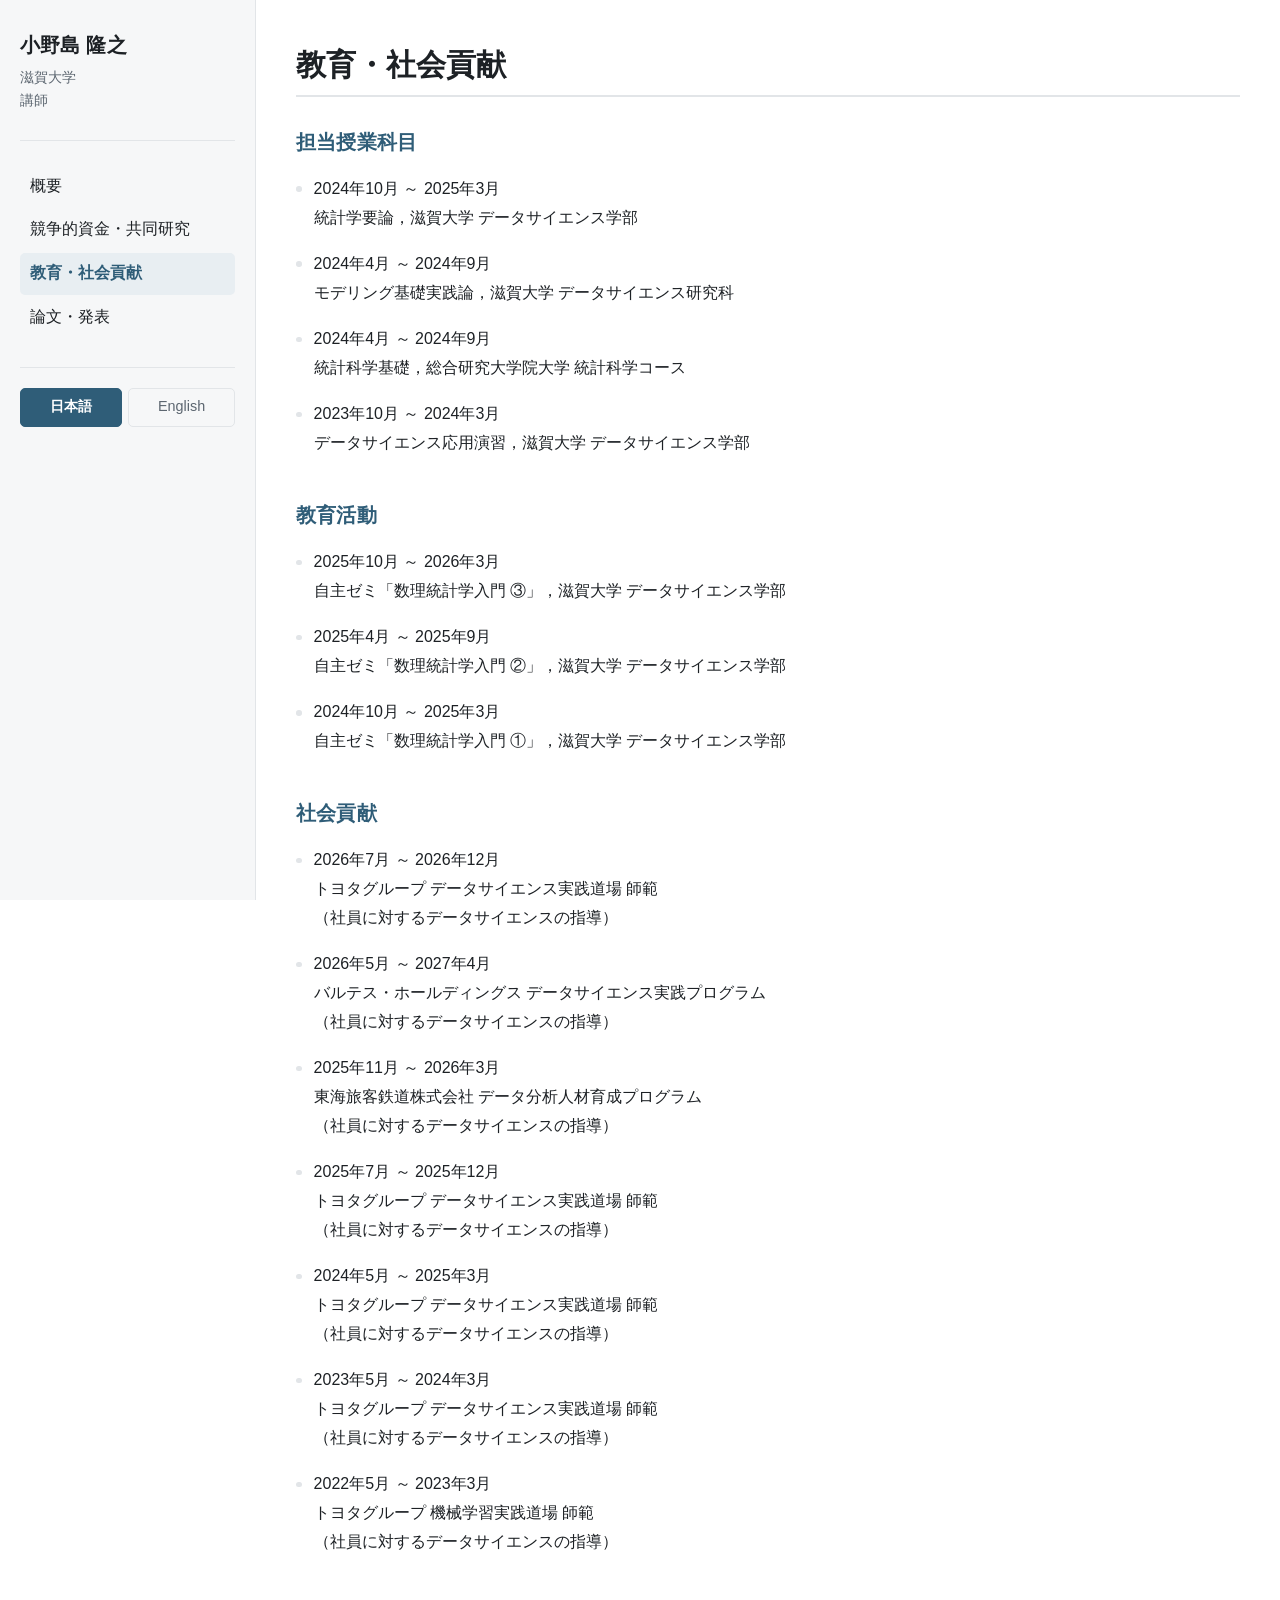
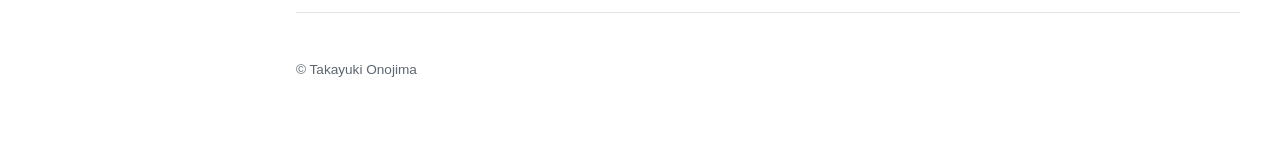
<file: teaching.html>
<!DOCTYPE html>
<html lang="ja" data-lang="ja">
<head>
    <meta charset="UTF-8">
    <meta name="viewport" content="width=device-width, initial-scale=1.0">
    <title>Takayuki Onojima | Teaching &amp; Outreach</title>

    <link rel="stylesheet" href="mypage.css">
    <script>try{var l=localStorage.getItem('onojima-lang');if(l==='en'||l==='ja'){document.documentElement.setAttribute('data-lang',l);document.documentElement.setAttribute('lang',l);}}catch(e){}</script>
</head>

<body>
<div class="layout">

<aside class="sidebar">
    <div class="brand-name"><span class="lang-ja">小野島 隆之</span><span class="lang-en">Takayuki Onojima</span></div>
    <div class="brand-role">
        <span class="lang-ja">滋賀大学<br>講師</span>
        <span class="lang-en">Shiga University<br>Lecturer</span>
    </div>
    <nav>
        <a href="index.html"><span class="lang-ja">概要</span><span class="lang-en">About</span></a>
        <a href="research.html"><span class="lang-ja">競争的資金・共同研究</span><span class="lang-en">Funding &amp; Collaborations</span></a>
        <a href="teaching.html" class="current"><span class="lang-ja">教育・社会貢献</span><span class="lang-en">Teaching &amp; Outreach</span></a>
        <a href="publication.html"><span class="lang-ja">論文・発表</span><span class="lang-en">Publications</span></a>
    </nav>
    <div class="langswitch">
        <button type="button" data-set-lang="ja" aria-pressed="true">日本語</button>
        <button type="button" data-set-lang="en" aria-pressed="false">English</button>
    </div>
</aside>

<main>
    <h1><span class="lang-ja">教育・社会貢献</span><span class="lang-en">Teaching &amp; Outreach</span></h1>

    <h2><span class="lang-ja">担当授業科目</span><span class="lang-en">Courses Taught</span></h2>
    <ul>
        <li>
            <span class="lang-ja">2024年10月 ～ 2025年3月<br>統計学要論，滋賀大学 データサイエンス学部</span>
            <span class="lang-en">October 2024 – March 2025<br>Elements of Statistics, Faculty of Data Science, Shiga University</span>
        </li>
        <li>
            <span class="lang-ja">2024年4月 ～ 2024年9月<br>モデリング基礎実践論，滋賀大学 データサイエンス研究科</span>
            <span class="lang-en">April 2024 – September 2024<br>Practical Modeling, Graduate School of Data Science, Shiga University</span>
        </li>
        <li>
            <span class="lang-ja">2024年4月 ～ 2024年9月<br>統計科学基礎，総合研究大学院大学 統計科学コース</span>
            <span class="lang-en">April 2024 – September 2024<br>Foundations of Statistical Science,<br>The Graduate University for Advanced Studies (SOKENDAI), Statistical Science Course</span>
        </li>
        <li>
            <span class="lang-ja">2023年10月 ～ 2024年3月<br>データサイエンス応用演習，滋賀大学 データサイエンス学部</span>
            <span class="lang-en">October 2023 – March 2024<br>Applied Data Science Exercises, Faculty of Data Science, Shiga University</span>
        </li>
    </ul>

    <h2><span class="lang-ja">教育活動</span><span class="lang-en">Educational Activities</span></h2>
    <ul>
        <li>
            <span class="lang-ja">2025年10月 ～ 2026年3月<br>自主ゼミ「数理統計学入門 ③」，滋賀大学 データサイエンス学部</span>
            <span class="lang-en">October 2025 – March 2026<br>Student seminar "Introduction to Mathematical Statistics III",<br>Faculty of Data Science, Shiga University</span>
        </li>
        <li>
            <span class="lang-ja">2025年4月 ～ 2025年9月<br>自主ゼミ「数理統計学入門 ②」，滋賀大学 データサイエンス学部</span>
            <span class="lang-en">April 2025 – September 2025<br>Student seminar "Introduction to Mathematical Statistics II",<br>Faculty of Data Science, Shiga University</span>
        </li>
        <li>
            <span class="lang-ja">2024年10月 ～ 2025年3月<br>自主ゼミ「数理統計学入門 ①」，滋賀大学 データサイエンス学部</span>
            <span class="lang-en">October 2024 – March 2025<br>Student seminar "Introduction to Mathematical Statistics I",<br>Faculty of Data Science, Shiga University</span>
        </li>
    </ul>

    <h2><span class="lang-ja">社会貢献</span><span class="lang-en">Outreach</span></h2>
    <ul>
        <li>
            <span class="lang-ja">2026年7月 ～ 2026年12月<br>トヨタグループ データサイエンス実践道場 師範<br>（社員に対するデータサイエンスの指導）</span>
            <span class="lang-en">July 2026 – December 2026<br>Toyota Group, Data Science Dojo, Instructor<br>(data science training for employees)</span>
        </li>
        <li>
            <span class="lang-ja">2026年5月 ～ 2027年4月<br>バルテス・ホールディングス データサイエンス実践プログラム<br>（社員に対するデータサイエンスの指導）</span>
            <span class="lang-en">May 2026 – April 2027<br>Valtes Holdings, Data Science Practice Program<br>(data science training for employees)</span>
        </li>
        <li>
            <span class="lang-ja">2025年11月 ～ 2026年3月<br>東海旅客鉄道株式会社 データ分析人材育成プログラム<br>（社員に対するデータサイエンスの指導）</span>
            <span class="lang-en">November 2025 – March 2026<br>Central Japan Railway Company, Data Analyst Development Program<br>(data science training for employees)</span>
        </li>
        <li>
            <span class="lang-ja">2025年7月 ～ 2025年12月<br>トヨタグループ データサイエンス実践道場 師範<br>（社員に対するデータサイエンスの指導）</span>
            <span class="lang-en">July 2025 – December 2025<br>Toyota Group, Data Science Dojo, Instructor<br>(data science training for employees)</span>
        </li>
        <li>
            <span class="lang-ja">2024年5月 ～ 2025年3月<br>トヨタグループ データサイエンス実践道場 師範<br>（社員に対するデータサイエンスの指導）</span>
            <span class="lang-en">May 2024 – March 2025<br>Toyota Group, Data Science Dojo, Instructor<br>(data science training for employees)</span>
        </li>
        <li>
            <span class="lang-ja">2023年5月 ～ 2024年3月<br>トヨタグループ データサイエンス実践道場 師範<br>（社員に対するデータサイエンスの指導）</span>
            <span class="lang-en">May 2023 – March 2024<br>Toyota Group, Data Science Dojo, Instructor<br>(data science training for employees)</span>
        </li>
        <li>
            <span class="lang-ja">2022年5月 ～ 2023年3月<br>トヨタグループ 機械学習実践道場 師範<br>（社員に対するデータサイエンスの指導）</span>
            <span class="lang-en">May 2022 – March 2023<br>Toyota Group, Machine Learning Dojo, Instructor<br>(data science training for employees)</span>
        </li>
    </ul>

    <footer>
        <span class="lang-en">Some English titles are AI-assisted translations.</span>
        <br>&copy; Takayuki Onojima
    </footer>
</main>

</div>
<script src="lang.js"></script>
</body>
</html>
</file>
<file: mypage.css>
/* =========================================================
   Takayuki Onojima — site stylesheet
   Sidebar navigation (desktop) / top navigation (mobile)
   ========================================================= */

:root {
    --bg:          #ffffff;
    --bg-side:     #f6f7f8;
    --text:        #1d2125;
    --text-muted:  #5c6670;
    --rule:        #e2e5e8;
    --accent:      #2f5d78;
    --accent-soft: #e8eef2;
    --maxw:        64rem;
    --sidew:       16rem;
}

@media (prefers-color-scheme: dark) {
    :root {
        --bg:          #15181b;
        --bg-side:     #1b1f23;
        --text:        #e6e9ec;
        --text-muted:  #9aa4ae;
        --rule:        #2c3238;
        --accent:      #8ab6d1;
        --accent-soft: #23303a;
    }
}

* { box-sizing: border-box; }

html { -webkit-text-size-adjust: 100%; }

body {
    margin: 0;
    background: var(--bg);
    color: var(--text);
    font-family: -apple-system, BlinkMacSystemFont, "Helvetica Neue", "Segoe UI",
                 "Hiragino Sans", "Noto Sans JP", "Yu Gothic", Meiryo, sans-serif;
    font-size: 1.0625rem;
    line-height: 1.8;
}

a { color: var(--accent); }
a:hover { text-decoration: none; }

/* ---------- language switching ---------- */

html[data-lang="ja"] .lang-en,
html[data-lang="en"] .lang-ja { display: none !important; }

/* ---------- layout ---------- */

.layout { display: flex; align-items: flex-start; }

.sidebar {
    flex: 0 0 var(--sidew);
    width: var(--sidew);
    position: sticky;
    top: 0;
    height: 100vh;
    overflow-y: auto;
    padding: 2rem 1.25rem;
    background: var(--bg-side);
    border-right: 1px solid var(--rule);
}

main {
    flex: 1 1 auto;
    min-width: 0;
    max-width: var(--maxw);
    padding: 2.75rem 2.5rem 4rem;
}

/* ---------- sidebar contents ---------- */

.brand-name {
    font-size: 1.24rem;
    font-weight: 700;
    line-height: 1.4;
    letter-spacing: .01em;
}

.brand-role {
    margin-top: .4rem;
    font-size: .87rem;
    line-height: 1.65;
    color: var(--text-muted);
}

.sidebar nav {
    margin: 1.75rem 0;
    padding-top: 1.5rem;
    border-top: 1px solid var(--rule);
}

.sidebar nav a {
    display: block;
    padding: .4rem .6rem;
    margin-bottom: .15rem;
    border-radius: 5px;
    font-size: 1rem;
    color: var(--text);
    text-decoration: none;
}

.sidebar nav a:hover { background: var(--accent-soft); }

.sidebar nav a.current {
    background: var(--accent-soft);
    color: var(--accent);
    font-weight: 600;
}

.langswitch {
    display: flex;
    gap: .4rem;
    padding-top: 1.25rem;
    border-top: 1px solid var(--rule);
}

.langswitch button {
    flex: 1 1 auto;
    padding: .35rem .5rem;
    border: 1px solid var(--rule);
    border-radius: 5px;
    background: transparent;
    color: var(--text-muted);
    font: inherit;
    font-size: .9rem;
    cursor: pointer;
}

.langswitch button:hover { background: var(--accent-soft); }

.langswitch button[aria-pressed="true"] {
    background: var(--accent);
    border-color: var(--accent);
    color: #fff;
    font-weight: 600;
}

@media (prefers-color-scheme: dark) {
    .langswitch button[aria-pressed="true"] { color: #15181b; }
}

/* ---------- page contents ---------- */

h1 {
    margin: 0 0 1.75rem;
    padding-bottom: .6rem;
    border-bottom: 2px solid var(--rule);
    font-size: 1.9rem;
    line-height: 1.35;
}

h1.with-lead {
    margin-bottom: .55rem;
    padding-bottom: 0;
    border-bottom: none;
}

.lead {
    margin: 0 0 1.9rem;
    padding-bottom: 1.1rem;
    border-bottom: 2px solid var(--rule);
    color: var(--text-muted);
    font-size: 1.02rem;
    line-height: 1.7;
}

.note {
    margin: -1rem 0 1.75rem;
    color: var(--text-muted);
    font-size: .9rem;
}

main sup {
    font-size: .7em;
    line-height: 0;
    color: var(--accent);
}

h2 {
    margin: 2.5rem 0 .9rem;
    font-size: 1.24rem;
    letter-spacing: .01em;
    color: var(--accent);
}

h2:first-of-type { margin-top: 0; }

h3 {
    margin: 1.75rem 0 .6rem;
    font-size: 1.06rem;
    font-weight: 600;
    color: var(--text-muted);
}

main ul {
    margin: 0;
    padding: 0;
    list-style: none;
}

main li {
    position: relative;
    margin-bottom: 1.1rem;
    padding-left: 1.1rem;
    font-size: 1rem;
}

main li::before {
    content: "";
    position: absolute;
    left: 0;
    top: .72em;
    width: .35rem;
    height: .35rem;
    border-radius: 50%;
    background: var(--rule);
}

main li u { text-decoration-color: var(--accent); text-underline-offset: .15em; }

.societies li,
.keywords li { margin-bottom: .35rem; }

details {
    margin: .5rem 0 1rem;
    padding: .6rem .9rem;
    border: 1px solid var(--rule);
    border-radius: 6px;
}

summary {
    cursor: pointer;
    font-weight: 600;
    font-size: 1.05rem;
    color: var(--accent);
}

details[open] summary { margin-bottom: .9rem; }

.contact { font-size: 1rem; }
.contact img { max-width: 100%; margin-top: .75rem; }

footer {
    margin-top: 3.5rem;
    padding-top: 1.25rem;
    border-top: 1px solid var(--rule);
    font-size: .85rem;
    color: var(--text-muted);
}

/* ---------- mobile: navigation moves to the top ---------- */

@media (max-width: 54rem) {
    .layout { display: block; }

    .sidebar {
        width: auto;
        position: static;
        height: auto;
        overflow: visible;
        padding: 1.25rem 1.25rem 1rem;
        border-right: none;
        border-bottom: 1px solid var(--rule);
    }

    .sidebar nav {
        display: flex;
        flex-wrap: wrap;
        gap: .3rem;
        margin: 1rem 0;
        padding-top: 1rem;
    }

    .sidebar nav a { margin-bottom: 0; }

    .langswitch { padding-top: 1rem; }
    .langswitch button { flex: 0 1 auto; padding: .3rem .9rem; }

    main { max-width: none; padding: 1.75rem 1.25rem 3rem; }

    h1 { font-size: 1.55rem; }
}
</file>
